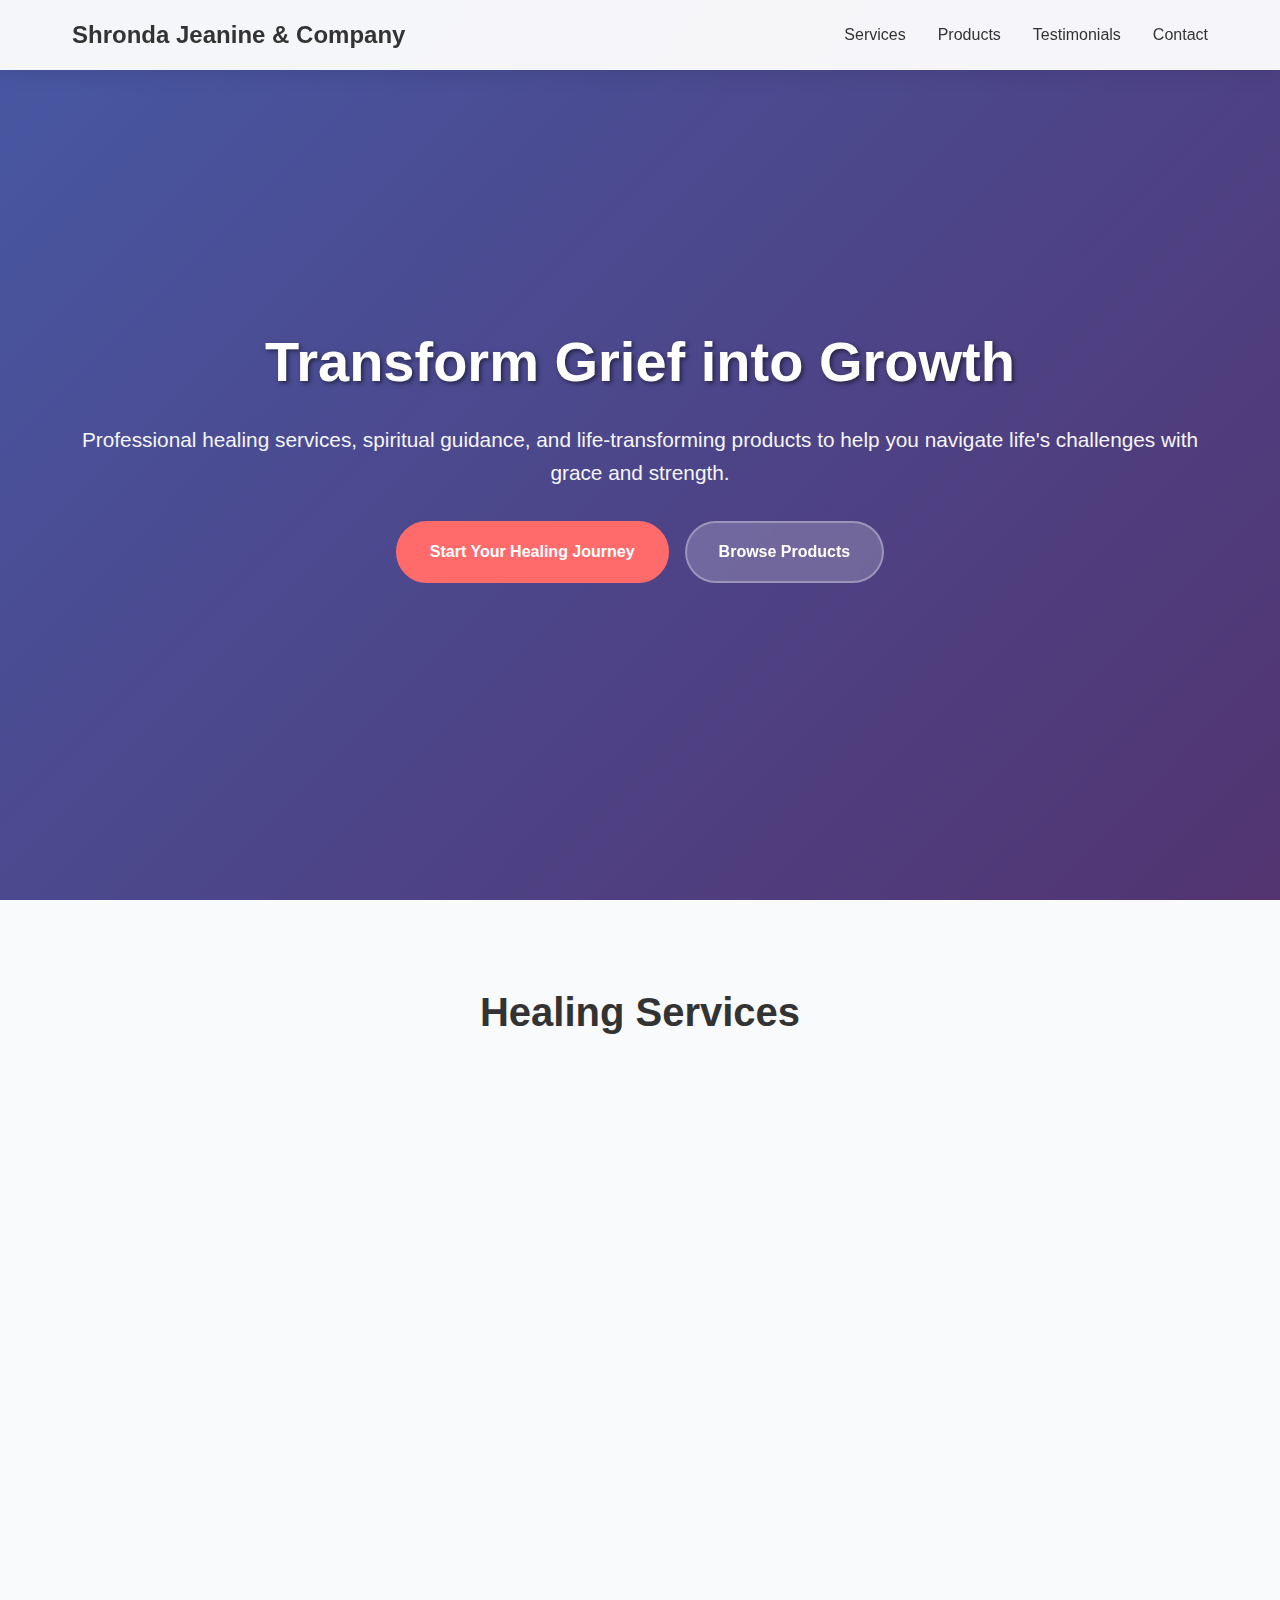
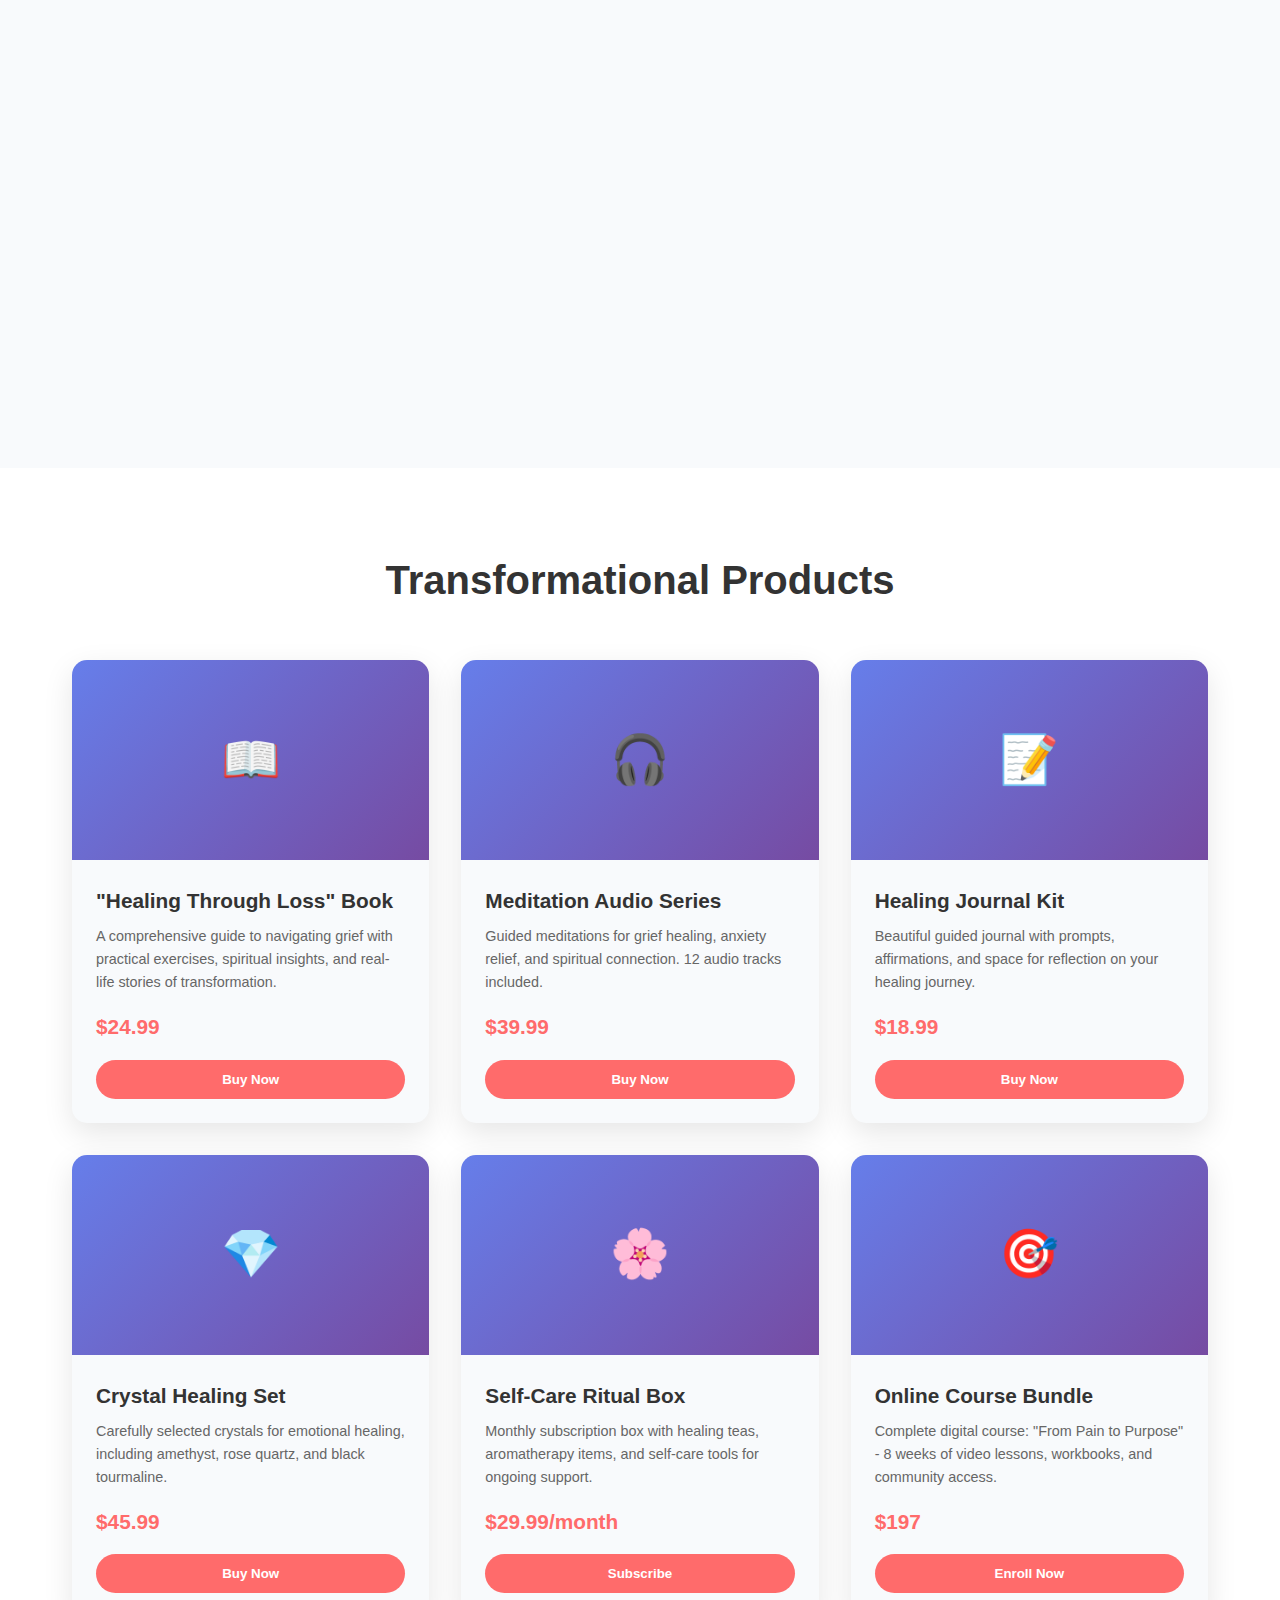
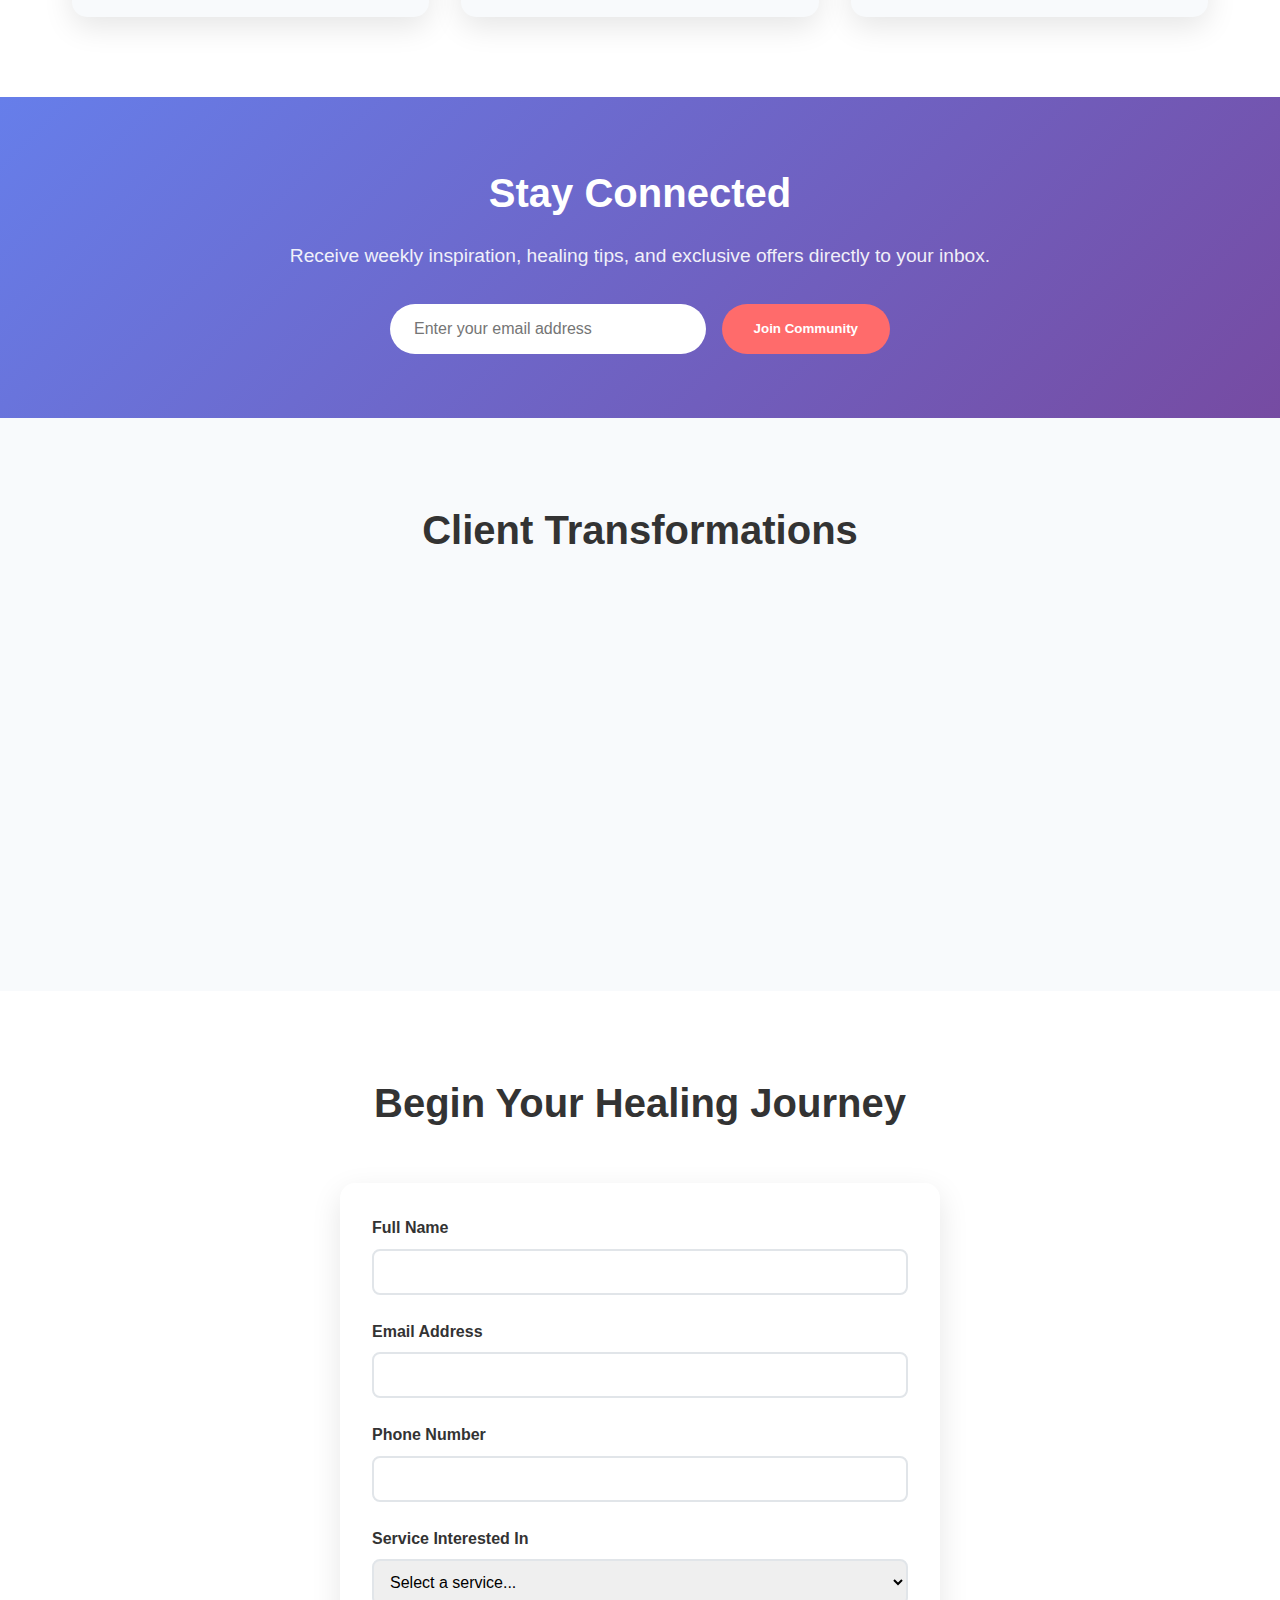
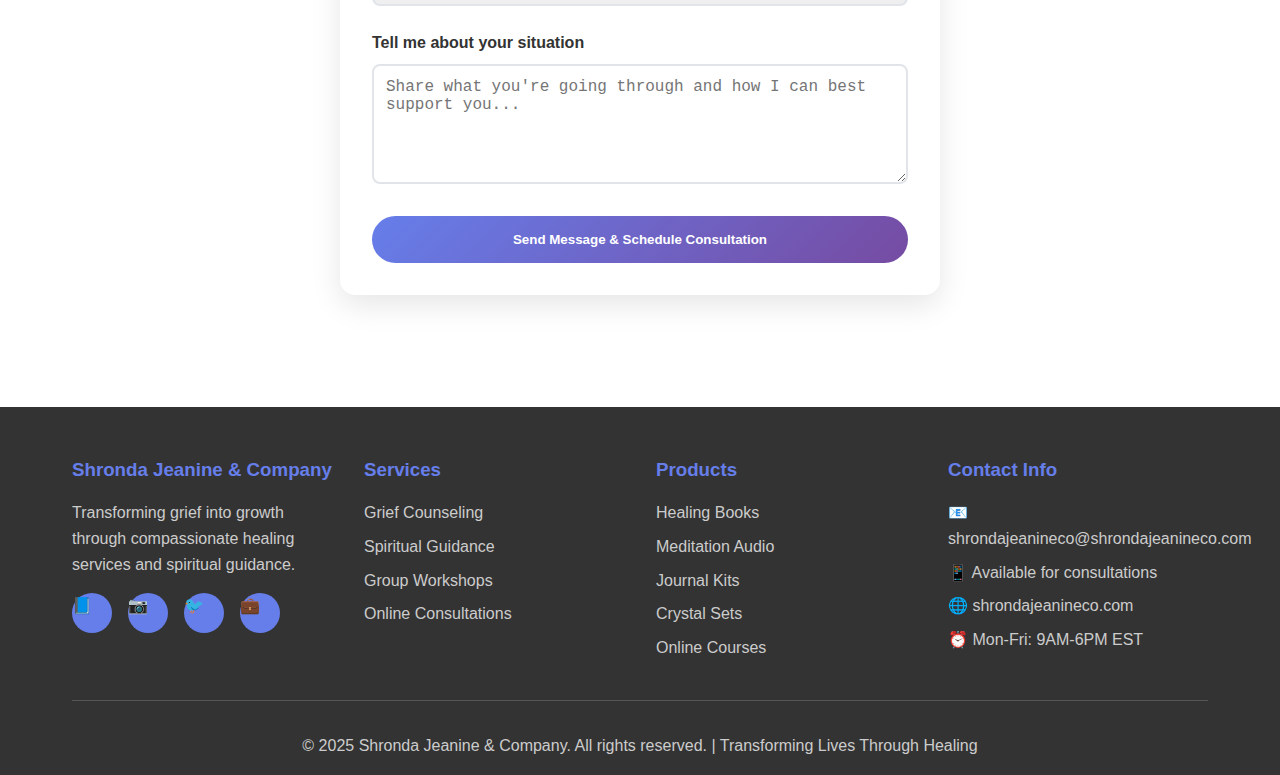
<file: index.html>
<!DOCTYPE html>
<html lang="en">
<head>
    <meta charset="UTF-8">
    <meta name="viewport" content="width=device-width, initial-scale=1.0">
    <title>Shronda Jeanine & Company - Transform Grief into Growth</title>
    <meta name="description" content="Healing services, spiritual guidance, books, and products to help you transform grief into growth. Professional grief counseling and holistic wellness solutions.">
    
    <!-- SEO Meta Tags -->
    <meta property="og:title" content="Shronda Jeanine & Company - Transform Grief into Growth">
    <meta property="og:description" content="Healing services, books, and spiritual guidance">
    <meta property="og:image" content="https://shrondajeanineco.com/assets/images/og-image.jpg">
    <meta name="twitter:card" content="summary_large_image">
    
    <!-- Favicon -->
    <link rel="icon" type="image/x-icon" href="/favicon.ico">
    
    <style>
        * {
            margin: 0;
            padding: 0;
            box-sizing: border-box;
        }

        body {
            font-family: 'Segoe UI', Tahoma, Geneva, Verdana, sans-serif;
            line-height: 1.6;
            color: #333;
            overflow-x: hidden;
        }

        /* Hero Section */
        .hero {
            background: linear-gradient(135deg, #667eea 0%, #764ba2 100%);
            color: white;
            min-height: 100vh;
            display: flex;
            align-items: center;
            position: relative;
            overflow: hidden;
        }

        .hero::before {
            content: '';
            position: absolute;
            top: 0;
            left: 0;
            right: 0;
            bottom: 0;
            background: rgba(0, 0, 0, 0.3);
            z-index: 1;
        }

        .hero-content {
            position: relative;
            z-index: 2;
            max-width: 1200px;
            margin: 0 auto;
            padding: 2rem;
            text-align: center;
            animation: fadeInUp 1s ease-out;
        }

        .hero h1 {
            font-size: 3.5rem;
            margin-bottom: 1rem;
            font-weight: 700;
            text-shadow: 2px 2px 4px rgba(0, 0, 0, 0.5);
        }

        .hero .tagline {
            font-size: 1.3rem;
            margin-bottom: 2rem;
            opacity: 0.95;
        }

        .hero-cta {
            display: flex;
            gap: 1rem;
            justify-content: center;
            flex-wrap: wrap;
            margin-top: 2rem;
        }

        .cta-button {
            background: rgba(255, 255, 255, 0.2);
            backdrop-filter: blur(10px);
            color: white;
            padding: 1rem 2rem;
            border: 2px solid rgba(255, 255, 255, 0.3);
            border-radius: 50px;
            text-decoration: none;
            font-weight: 600;
            transition: all 0.3s ease;
            display: inline-block;
        }

        .cta-button:hover {
            background: rgba(255, 255, 255, 0.3);
            border-color: rgba(255, 255, 255, 0.6);
            transform: translateY(-2px);
            box-shadow: 0 10px 25px rgba(0, 0, 0, 0.2);
        }

        .cta-button.primary {
            background: #ff6b6b;
            border-color: #ff6b6b;
        }

        .cta-button.primary:hover {
            background: #ff5252;
            border-color: #ff5252;
        }

        /* Navigation */
        nav {
            position: fixed;
            top: 0;
            width: 100%;
            background: rgba(255, 255, 255, 0.95);
            backdrop-filter: blur(20px);
            z-index: 1000;
            padding: 1rem 0;
            box-shadow: 0 2px 20px rgba(0, 0, 0, 0.1);
        }

        .nav-container {
            max-width: 1200px;
            margin: 0 auto;
            padding: 0 2rem;
            display: flex;
            justify-content: space-between;
            align-items: center;
        }

        .logo {
            font-size: 1.5rem;
            font-weight: bold;
            color: #333;
            text-decoration: none;
        }

        .nav-links {
            display: flex;
            list-style: none;
            gap: 2rem;
        }

        .nav-links a {
            text-decoration: none;
            color: #333;
            font-weight: 500;
            transition: color 0.3s ease;
        }

        .nav-links a:hover {
            color: #667eea;
        }

        /* Services Section */
        .services {
            padding: 5rem 0;
            background: #f8fafc;
        }

        .container {
            max-width: 1200px;
            margin: 0 auto;
            padding: 0 2rem;
        }

        .section-title {
            text-align: center;
            font-size: 2.5rem;
            margin-bottom: 3rem;
            color: #333;
        }

        .services-grid {
            display: grid;
            grid-template-columns: repeat(auto-fit, minmax(300px, 1fr));
            gap: 2rem;
        }

        .service-card {
            background: white;
            padding: 2rem;
            border-radius: 15px;
            box-shadow: 0 10px 30px rgba(0, 0, 0, 0.1);
            transition: transform 0.3s ease, box-shadow 0.3s ease;
            text-align: center;
        }

        .service-card:hover {
            transform: translateY(-10px);
            box-shadow: 0 20px 40px rgba(0, 0, 0, 0.15);
        }

        .service-icon {
            width: 80px;
            height: 80px;
            margin: 0 auto 1rem;
            background: linear-gradient(135deg, #667eea 0%, #764ba2 100%);
            border-radius: 50%;
            display: flex;
            align-items: center;
            justify-content: center;
            font-size: 2rem;
            color: white;
        }

        .service-card h3 {
            font-size: 1.5rem;
            margin-bottom: 1rem;
            color: #333;
        }

        .service-card p {
            color: #666;
            margin-bottom: 1.5rem;
        }

        .service-price {
            font-size: 1.5rem;
            font-weight: bold;
            color: #ff6b6b;
            margin-bottom: 1rem;
        }

        .book-now-btn {
            background: linear-gradient(135deg, #667eea 0%, #764ba2 100%);
            color: white;
            padding: 0.75rem 1.5rem;
            border: none;
            border-radius: 25px;
            cursor: pointer;
            font-weight: 600;
            transition: all 0.3s ease;
            text-decoration: none;
            display: inline-block;
        }

        .book-now-btn:hover {
            transform: translateY(-2px);
            box-shadow: 0 8px 20px rgba(102, 126, 234, 0.3);
        }

        /* Products Section */
        .products {
            padding: 5rem 0;
            background: white;
        }

        .product-grid {
            display: grid;
            grid-template-columns: repeat(auto-fit, minmax(280px, 1fr));
            gap: 2rem;
        }

        .product-card {
            background: #f8fafc;
            border-radius: 15px;
            overflow: hidden;
            box-shadow: 0 10px 30px rgba(0, 0, 0, 0.1);
            transition: transform 0.3s ease;
        }

        .product-card:hover {
            transform: translateY(-5px);
        }

        .product-image {
            height: 200px;
            background: linear-gradient(135deg, #667eea 0%, #764ba2 100%);
            display: flex;
            align-items: center;
            justify-content: center;
            font-size: 3rem;
            color: white;
        }

        .product-info {
            padding: 1.5rem;
        }

        .product-info h3 {
            font-size: 1.3rem;
            margin-bottom: 0.5rem;
            color: #333;
        }

        .product-info p {
            color: #666;
            margin-bottom: 1rem;
            font-size: 0.9rem;
        }

        .product-price {
            font-size: 1.3rem;
            font-weight: bold;
            color: #ff6b6b;
            margin-bottom: 1rem;
        }

        .buy-now-btn {
            background: #ff6b6b;
            color: white;
            padding: 0.75rem 1.5rem;
            border: none;
            border-radius: 25px;
            cursor: pointer;
            font-weight: 600;
            transition: all 0.3s ease;
            width: 100%;
        }

        .buy-now-btn:hover {
            background: #ff5252;
            transform: translateY(-2px);
        }

        /* Newsletter Section */
        .newsletter {
            background: linear-gradient(135deg, #667eea 0%, #764ba2 100%);
            color: white;
            padding: 4rem 0;
            text-align: center;
        }

        .newsletter h2 {
            font-size: 2.5rem;
            margin-bottom: 1rem;
        }

        .newsletter p {
            font-size: 1.2rem;
            margin-bottom: 2rem;
            opacity: 0.9;
        }

        .newsletter-form {
            display: flex;
            max-width: 500px;
            margin: 0 auto;
            gap: 1rem;
            flex-wrap: wrap;
        }

        .newsletter-input {
            flex: 1;
            padding: 1rem 1.5rem;
            border: none;
            border-radius: 25px;
            font-size: 1rem;
            min-width: 250px;
        }

        .newsletter-btn {
            background: #ff6b6b;
            color: white;
            padding: 1rem 2rem;
            border: none;
            border-radius: 25px;
            cursor: pointer;
            font-weight: 600;
            transition: all 0.3s ease;
        }

        .newsletter-btn:hover {
            background: #ff5252;
            transform: translateY(-2px);
        }

        /* Testimonials */
        .testimonials {
            padding: 5rem 0;
            background: #f8fafc;
        }

        .testimonial-grid {
            display: grid;
            grid-template-columns: repeat(auto-fit, minmax(300px, 1fr));
            gap: 2rem;
        }

        .testimonial-card {
            background: white;
            padding: 2rem;
            border-radius: 15px;
            box-shadow: 0 10px 30px rgba(0, 0, 0, 0.1);
            text-align: center;
        }

        .testimonial-text {
            font-style: italic;
            margin-bottom: 1.5rem;
            color: #666;
            font-size: 1.1rem;
        }

        .testimonial-author {
            font-weight: bold;
            color: #333;
        }

        .stars {
            color: #ffd700;
            font-size: 1.2rem;
            margin-bottom: 1rem;
        }

        /* Footer */
        footer {
            background: #333;
            color: white;
            padding: 3rem 0 1rem;
        }

        .footer-content {
            display: grid;
            grid-template-columns: repeat(auto-fit, minmax(250px, 1fr));
            gap: 2rem;
            margin-bottom: 2rem;
        }

        .footer-section h3 {
            margin-bottom: 1rem;
            color: #667eea;
        }

        .footer-section p, .footer-section a {
            color: #ccc;
            text-decoration: none;
            margin-bottom: 0.5rem;
            display: block;
        }

        .footer-section a:hover {
            color: white;
        }

        .social-links {
            display: flex;
            gap: 1rem;
            margin-top: 1rem;
        }

        .social-link {
            width: 40px;
            height: 40px;
            background: #667eea;
            border-radius: 50%;
            display: flex;
            align-items: center;
            justify-content: center;
            color: white;
            text-decoration: none;
            transition: background 0.3s ease;
        }

        .social-link:hover {
            background: #764ba2;
        }

        .footer-bottom {
            text-align: center;
            padding-top: 2rem;
            border-top: 1px solid #555;
            color: #ccc;
        }

        /* Animations */
        @keyframes fadeInUp {
            from {
                opacity: 0;
                transform: translateY(30px);
            }
            to {
                opacity: 1;
                transform: translateY(0);
            }
        }

        .fade-in-up {
            animation: fadeInUp 0.8s ease-out;
        }

        /* Mobile Responsive */
        @media (max-width: 768px) {
            .hero h1 {
                font-size: 2.5rem;
            }
            
            .hero .tagline {
                font-size: 1.1rem;
            }
            
            .nav-links {
                display: none;
            }
            
            .hero-cta {
                flex-direction: column;
                align-items: center;
            }
            
            .newsletter-form {
                flex-direction: column;
                align-items: center;
            }
            
            .newsletter-input {
                width: 100%;
                max-width: 300px;
            }
            
            .section-title {
                font-size: 2rem;
            }
        }

        /* Loading Animation */
        .loading {
            display: none;
            width: 20px;
            height: 20px;
            border: 2px solid #f3f3f3;
            border-top: 2px solid #667eea;
            border-radius: 50%;
            animation: spin 1s linear infinite;
            margin: 0 auto;
        }

        @keyframes spin {
            0% { transform: rotate(0deg); }
            100% { transform: rotate(360deg); }
        }

        /* Success Message */
        .success-message {
            background: #4caf50;
            color: white;
            padding: 1rem;
            border-radius: 5px;
            margin-top: 1rem;
            display: none;
        }

        /* Contact Form Styles */
        .contact-form {
            max-width: 600px;
            margin: 2rem auto;
            background: white;
            padding: 2rem;
            border-radius: 15px;
            box-shadow: 0 10px 30px rgba(0, 0, 0, 0.1);
        }

        .form-group {
            margin-bottom: 1.5rem;
        }

        .form-group label {
            display: block;
            margin-bottom: 0.5rem;
            font-weight: 600;
            color: #333;
        }

        .form-group input,
        .form-group textarea {
            width: 100%;
            padding: 0.75rem;
            border: 2px solid #e1e5e9;
            border-radius: 8px;
            font-size: 1rem;
            transition: border-color 0.3s ease;
        }

        .form-group input:focus,
        .form-group textarea:focus {
            outline: none;
            border-color: #667eea;
        }

        .form-group textarea {
            height: 120px;
            resize: vertical;
        }
    </style>
</head>
<body>
    <!-- Navigation -->
    <nav>
        <div class="nav-container">
            <a href="#" class="logo">Shronda Jeanine & Company</a>
            <ul class="nav-links">
                <li><a href="#services">Services</a></li>
                <li><a href="#products">Products</a></li>
                <li><a href="#testimonials">Testimonials</a></li>
                <li><a href="#contact">Contact</a></li>
            </ul>
        </div>
    </nav>

    <!-- Hero Section -->
    <section class="hero">
        <div class="hero-content">
            <h1>Transform Grief into Growth</h1>
            <p class="tagline">Professional healing services, spiritual guidance, and life-transforming products to help you navigate life's challenges with grace and strength.</p>
            <div class="hero-cta">
                <a href="#services" class="cta-button primary">Start Your Healing Journey</a>
                <a href="#products" class="cta-button">Browse Products</a>
            </div>
        </div>
    </section>

    <!-- Services Section -->
    <section class="services" id="services">
        <div class="container">
            <h2 class="section-title">Healing Services</h2>
            <div class="services-grid">
                <div class="service-card fade-in-up">
                    <div class="service-icon">💝</div>
                    <h3>Grief Counseling</h3>
                    <p>Professional one-on-one sessions to help you process loss and find meaning in your journey. Compassionate support tailored to your unique experience.</p>
                    <div class="service-price">$120/session</div>
                    <a href="#contact" class="book-now-btn">Book Session</a>
                </div>
                
                <div class="service-card fade-in-up">
                    <div class="service-icon">🌿</div>
                    <h3>Spiritual Guidance</h3>
                    <p>Connect with your inner wisdom and divine purpose through personalized spiritual mentoring and energy healing practices.</p>
                    <div class="service-price">$95/session</div>
                    <a href="#contact" class="book-now-btn">Book Session</a>
                </div>
                
                <div class="service-card fade-in-up">
                    <div class="service-icon">👥</div>
                    <h3>Group Workshops</h3>
                    <p>Join a supportive community in healing circles, workshops, and transformational group experiences.</p>
                    <div class="service-price">$45/person</div>
                    <a href="#contact" class="book-now-btn">Join Workshop</a>
                </div>
                
                <div class="service-card fade-in-up">
                    <div class="service-icon">💻</div>
                    <h3>Online Consultations</h3>
                    <p>Remote healing sessions via video call, perfect for those who prefer the comfort of their own space.</p>
                    <div class="service-price">$85/session</div>
                    <a href="#contact" class="book-now-btn">Schedule Online</a>
                </div>
            </div>
        </div>
    </section>

    <!-- Products Section -->
    <section class="products" id="products">
        <div class="container">
            <h2 class="section-title">Transformational Products</h2>
            <div class="product-grid">
                <div class="product-card">
                    <div class="product-image">📖</div>
                    <div class="product-info">
                        <h3>"Healing Through Loss" Book</h3>
                        <p>A comprehensive guide to navigating grief with practical exercises, spiritual insights, and real-life stories of transformation.</p>
                        <div class="product-price">$24.99</div>
                        <button class="buy-now-btn" onclick="purchaseProduct('book')">Buy Now</button>
                    </div>
                </div>
                
                <div class="product-card">
                    <div class="product-image">🎧</div>
                    <div class="product-info">
                        <h3>Meditation Audio Series</h3>
                        <p>Guided meditations for grief healing, anxiety relief, and spiritual connection. 12 audio tracks included.</p>
                        <div class="product-price">$39.99</div>
                        <button class="buy-now-btn" onclick="purchaseProduct('audio')">Buy Now</button>
                    </div>
                </div>
                
                <div class="product-card">
                    <div class="product-image">📝</div>
                    <div class="product-info">
                        <h3>Healing Journal Kit</h3>
                        <p>Beautiful guided journal with prompts, affirmations, and space for reflection on your healing journey.</p>
                        <div class="product-price">$18.99</div>
                        <button class="buy-now-btn" onclick="purchaseProduct('journal')">Buy Now</button>
                    </div>
                </div>
                
                <div class="product-card">
                    <div class="product-image">💎</div>
                    <div class="product-info">
                        <h3>Crystal Healing Set</h3>
                        <p>Carefully selected crystals for emotional healing, including amethyst, rose quartz, and black tourmaline.</p>
                        <div class="product-price">$45.99</div>
                        <button class="buy-now-btn" onclick="purchaseProduct('crystals')">Buy Now</button>
                    </div>
                </div>
                
                <div class="product-card">
                    <div class="product-image">🌸</div>
                    <div class="product-info">
                        <h3>Self-Care Ritual Box</h3>
                        <p>Monthly subscription box with healing teas, aromatherapy items, and self-care tools for ongoing support.</p>
                        <div class="product-price">$29.99/month</div>
                        <button class="buy-now-btn" onclick="purchaseProduct('subscription')">Subscribe</button>
                    </div>
                </div>
                
                <div class="product-card">
                    <div class="product-image">🎯</div>
                    <div class="product-info">
                        <h3>Online Course Bundle</h3>
                        <p>Complete digital course: "From Pain to Purpose" - 8 weeks of video lessons, workbooks, and community access.</p>
                        <div class="product-price">$197</div>
                        <button class="buy-now-btn" onclick="purchaseProduct('course')">Enroll Now</button>
                    </div>
                </div>
            </div>
        </div>
    </section>

    <!-- Newsletter Section -->
    <section class="newsletter">
        <div class="container">
            <h2>Stay Connected</h2>
            <p>Receive weekly inspiration, healing tips, and exclusive offers directly to your inbox.</p>
            <form class="newsletter-form" id="newsletterForm">
                <input type="email" class="newsletter-input" placeholder="Enter your email address" required>
                <button type="submit" class="newsletter-btn">Join Community</button>
            </form>
            <div class="loading" id="newsletterLoading"></div>
            <div class="success-message" id="newsletterSuccess">Thank you! Welcome to our healing community.</div>
        </div>
    </section>

    <!-- Testimonials Section -->
    <section class="testimonials" id="testimonials">
        <div class="container">
            <h2 class="section-title">Client Transformations</h2>
            <div class="testimonial-grid">
                <div class="testimonial-card fade-in-up">
                    <div class="stars">⭐⭐⭐⭐⭐</div>
                    <p class="testimonial-text">"Shronda's guidance helped me find peace after losing my husband. Her compassionate approach and spiritual wisdom gave me hope when I felt lost."</p>
                    <p class="testimonial-author">- Sarah M.</p>
                </div>
                
                <div class="testimonial-card fade-in-up">
                    <div class="stars">⭐⭐⭐⭐⭐</div>
                    <p class="testimonial-text">"The healing journal and meditation series transformed my daily practice. I finally feel like I'm moving forward instead of staying stuck in grief."</p>
                    <p class="testimonial-author">- Michael R.</p>
                </div>
                
                <div class="testimonial-card fade-in-up">
                    <div class="stars">⭐⭐⭐⭐⭐</div>
                    <p class="testimonial-text">"Working with Shronda was life-changing. She helped me see that my pain could become my purpose. Forever grateful for her support."</p>
                    <p class="testimonial-author">- Jennifer L.</p>
                </div>
            </div>
        </div>
    </section>

    <!-- Contact Section -->
    <section class="contact" id="contact" style="padding: 5rem 0; background: white;">
        <div class="container">
            <h2 class="section-title">Begin Your Healing Journey</h2>
            <form class="contact-form" id="contactForm">
                <div class="form-group">
                    <label for="name">Full Name</label>
                    <input type="text" id="name" name="name" required>
                </div>
                
                <div class="form-group">
                    <label for="email">Email Address</label>
                    <input type="email" id="email" name="email" required>
                </div>
                
                <div class="form-group">
                    <label for="phone">Phone Number</label>
                    <input type="tel" id="phone" name="phone">
                </div>
                
                <div class="form-group">
                    <label for="service">Service Interested In</label>
                    <select id="service" name="service" style="width: 100%; padding: 0.75rem; border: 2px solid #e1e5e9; border-radius: 8px; font-size: 1rem;">
                        <option value="">Select a service...</option>
                        <option value="grief-counseling">Grief Counseling</option>
                        <option value="spiritual-guidance">Spiritual Guidance</option>
                        <option value="group-workshop">Group Workshop</option>
                        <option value="online-consultation">Online Consultation</option>
                    </select>
                </div>
                
                <div class="form-group">
                    <label for="message">Tell me about your situation</label>
                    <textarea id="message" name="message" placeholder="Share what you're going through and how I can best support you..." required></textarea>
                </div>
                
                <button type="submit" class="book-now-btn" style="width: 100%; padding: 1rem;">Send Message & Schedule Consultation</button>
            </form>
            <div class="loading" id="contactLoading"></div>
            <div class="success-message" id="contactSuccess">Thank you! I'll contact you within 24 hours to schedule your consultation.</div>
        </div>
    </section>

    <!-- Footer -->
    <footer>
        <div class="container">
            <div class="footer-content">
                <div class="footer-section">
                    <h3>Shronda Jeanine & Company</h3>
                    <p>Transforming grief into growth through compassionate healing services and spiritual guidance.</p>
                    <div class="social-links">
                        <a href="#" class="social-link">📘</a>
                        <a href="#" class="social-link">📷</a>
                        <a href="#" class="social-link">🐦</a>
                        <a href="#" class="social-link">💼</a>
                    </div>
                </div>
                
                <div class="footer-section">
                    <h3>Services</h3>
                    <a href="#services">Grief Counseling</a>
                    <a href="#services">Spiritual Guidance</a>
                    <a href="#services">Group Workshops</a>
                    <a href="#services">Online Consultations</a>
                </div>
                
                <div class="footer-section">
                    <h3>Products</h3>
                    <a href="#products">Healing Books</a>
                    <a href="#products">Meditation Audio</a>
                    <a href="#products">Journal Kits</a>
                    <a href="#products">Crystal Sets</a>
                    <a href="#products">Online Courses</a>
                </div>
                
                <div class="footer-section">
                    <h3>Contact Info</h3>
                    <p>📧 shrondajeanineco@shrondajeanineco.com</p>
                    <p>📱 Available for consultations</p>
                    <p>🌐 shrondajeanineco.com</p>
                    <p>⏰ Mon-Fri: 9AM-6PM EST</p>
                </div>
            </div>
            
            <div class="footer-bottom">
                <p>&copy; 2025 Shronda Jeanine & Company. All rights reserved. | Transforming Lives Through Healing</p>
            </div>
        </div>
    </footer>

    <script>
        // Smooth scrolling for navigation links
        document.querySelectorAll('a[href^="#"]').forEach(anchor => {
            anchor.addEventListener('click', function (e) {
                e.preventDefault();
                const target = document.querySelector(this.getAttribute('href'));
                if (target) {
                    target.scrollIntoView({
                        behavior: 'smooth',
                        block: 'start'
                    });
                }
            });
        });

        // Product purchase functionality
        function purchaseProduct(productType) {
            const products = {
                'book': {
                    name: 'Healing Through Loss Book',
                    price: 24.99,
                    id: 'book_001'
                },
                'audio': {
                    name: 'Meditation Audio Series',
                    price: 39.99,
                    id: 'audio_001'
                },
                'journal': {
                    name: 'Healing Journal Kit',
                    price: 18.99,
                    id: 'journal_001'
                },
                'crystals': {
                    name: 'Crystal Healing Set',
                    price: 45.99,
                    id: 'crystal_001'
                },
                'subscription': {
                    name: 'Self-Care Ritual Box',
                    price: 29.99,
                    id: 'subscription_001'
                },
                'course': {
                    name: 'From Pain to Purpose Course',
                    price: 197.00,
                    id: 'course_001'
                }
            };

            const product = products[productType];
            
            // For now, show an alert (you'll replace this with actual payment processing)
            alert(`Redirecting to secure checkout for ${product.name} - ${product.price}`);
            
            // Track the purchase intent
            console.log('Purchase Intent:', {
                product: product.name,
                price: product.price,
                timestamp: new Date(),
                productId: product.id
            });

            // Here you would integrate with payment processors:
            // PayPal, Stripe, Square, etc.
            // Example PayPal integration would go here
        }

        // Newsletter signup
        document.getElementById('newsletterForm').addEventListener('submit', function(e) {
            e.preventDefault();
            
            const loading = document.getElementById('newsletterLoading');
            const success = document.getElementById('newsletterSuccess');
            const email = this.querySelector('input[type="email"]').value;
            
            // Show loading
            loading.style.display = 'block';
            
            // Simulate API call
            setTimeout(() => {
                loading.style.display = 'none';
                success.style.display = 'block';
                
                // Reset form
                this.reset();
                
                // Track newsletter signup
                console.log('Newsletter Signup:', {
                    email: email,
                    timestamp: new Date(),
                    source: 'website'
                });
                
                // Hide success message after 5 seconds
                setTimeout(() => {
                    success.style.display = 'none';
                }, 5000);
                
            }, 2000);
        });

        // Contact form submission
        document.getElementById('contactForm').addEventListener('submit', function(e) {
            e.preventDefault();
            
            const loading = document.getElementById('contactLoading');
            const success = document.getElementById('contactSuccess');
            const formData = new FormData(this);
            
            // Show loading
            loading.style.display = 'block';
            
            // Simulate API call
            setTimeout(() => {
                loading.style.display = 'none';
                success.style.display = 'block';
                
                // Track contact form submission
                console.log('Contact Form Submission:', {
                    name: formData.get('name'),
                    email: formData.get('email'),
                    service: formData.get('service'),
                    timestamp: new Date()
                });
                
                // Reset form
                this.reset();
                
                // Hide success message after 5 seconds
                setTimeout(() => {
                    success.style.display = 'none';
                }, 8000);
                
            }, 2000);
        });

        // Animate elements on scroll
        function animateOnScroll() {
            const elements = document.querySelectorAll('.fade-in-up');
            
            elements.forEach(element => {
                const elementTop = element.getBoundingClientRect().top;
                const elementVisible = 150;
                
                if (elementTop < window.innerHeight - elementVisible) {
                    element.style.opacity = '1';
                    element.style.transform = 'translateY(0)';
                }
            });
        }

        // Initialize fade-in elements
        document.querySelectorAll('.fade-in-up').forEach(element => {
            element.style.opacity = '0';
            element.style.transform = 'translateY(30px)';
            element.style.transition = 'all 0.6s ease-out';
        });

        // Listen for scroll events
        window.addEventListener('scroll', animateOnScroll);
        
        // Run animation check on load
        animateOnScroll();

        // Add navbar background on scroll
        window.addEventListener('scroll', function() {
            const nav = document.querySelector('nav');
            if (window.scrollY > 100) {
                nav.style.background = 'rgba(255, 255, 255, 0.98)';
                nav.style.boxShadow = '0 2px 20px rgba(0, 0, 0, 0.15)';
            } else {
                nav.style.background = 'rgba(255, 255, 255, 0.95)';
                nav.style.boxShadow = '0 2px 20px rgba(0, 0, 0, 0.1)';
            }
        });

        // Mobile menu toggle (if you want to add a mobile hamburger menu)
        function toggleMobileMenu() {
            const navLinks = document.querySelector('.nav-links');
            navLinks.classList.toggle('mobile-active');
        }

        // Add click tracking for analytics
        document.addEventListener('click', function(e) {
            // Track CTA clicks
            if (e.target.classList.contains('cta-button')) {
                console.log('CTA Click:', {
                    button: e.target.textContent,
                    timestamp: new Date(),
                    href: e.target.href
                });
            }
            
            // Track service bookings
            if (e.target.classList.contains('book-now-btn')) {
                console.log('Service Booking Click:', {
                    service: e.target.closest('.service-card')?.querySelector('h3')?.textContent,
                    timestamp: new Date()
                });
            }
        });

        // Auto-scroll testimonials (optional enhancement)
        let currentTestimonial = 0;
        const testimonials = document.querySelectorAll('.testimonial-card');
        
        function highlightTestimonial() {
            testimonials.forEach((card, index) => {
                if (index === currentTestimonial) {
                    card.style.transform = 'scale(1.05)';
                    card.style.boxShadow = '0 15px 40px rgba(102, 126, 234, 0.2)';
                } else {
                    card.style.transform = 'scale(1)';
                    card.style.boxShadow = '0 10px 30px rgba(0, 0, 0, 0.1)';
                }
            });
            
            currentTestimonial = (currentTestimonial + 1) % testimonials.length;
        }

        // Highlight testimonials every 3 seconds
        setInterval(highlightTestimonial, 3000);

        // Performance optimization - lazy loading
        const lazyImages = document.querySelectorAll('img[data-src]');
        
        const imageObserver = new IntersectionObserver((entries, observer) => {
            entries.forEach(entry => {
                if (entry.isIntersecting) {
                    const img = entry.target;
                    img.src = img.dataset.src;
                    img.classList.remove('lazy');
                    imageObserver.unobserve(img);
                }
            });
        });

        lazyImages.forEach(img => imageObserver.observe(img));

        // Add to calendar functionality for bookings
        function addToCalendar(service, date, time) {
            const startDate = new Date(`${date} ${time}`);
            const endDate = new Date(startDate.getTime() + (60 * 60 * 1000)); // 1 hour session
            
            const calendarUrl = `https://calendar.google.com/calendar/render?action=TEMPLATE&text=${encodeURIComponent(service + ' Session')}&dates=${startDate.toISOString().replace(/[-:]/g, '').split('.')[0]}Z/${endDate.toISOString().replace(/[-:]/g, '').split('.')[0]}Z&details=${encodeURIComponent('Healing session with Shronda Jeanine & Company')}&location=Online/In-Person`;
            
            window.open(calendarUrl, '_blank');
        }

        // SEO and Analytics tracking
        function trackPageView() {
            console.log('Page View:', {
                url: window.location.href,
                timestamp: new Date(),
                referrer: document.referrer,
                userAgent: navigator.userAgent
            });
        }

        // Track page view on load
        trackPageView();

        // Track scroll depth for analytics
        let maxScroll = 0;
        window.addEventListener('scroll', function() {
            const scrollPercent = Math.round((window.scrollY / (document.body.scrollHeight - window.innerHeight)) * 100);
            if (scrollPercent > maxScroll) {
                maxScroll = scrollPercent;
                
                // Track milestone scroll depths
                if (scrollPercent >= 25 && scrollPercent < 50) {
                    console.log('Scroll Milestone: 25%');
                } else if (scrollPercent >= 50 && scrollPercent < 75) {
                    console.log('Scroll Milestone: 50%');
                } else if (scrollPercent >= 75 && scrollPercent < 90) {
                    console.log('Scroll Milestone: 75%');
                } else if (scrollPercent >= 90) {
                    console.log('Scroll Milestone: 90%');
                }
            }
        });

        // Loading screen (optional)
        window.addEventListener('load', function() {
            document.body.classList.add('loaded');
        });

        console.log('🌟 Shronda Jeanine & Company website loaded successfully!');
        console.log('💝 Ready to transform grief into growth!');
    </script>
</body>
</html>
</file>
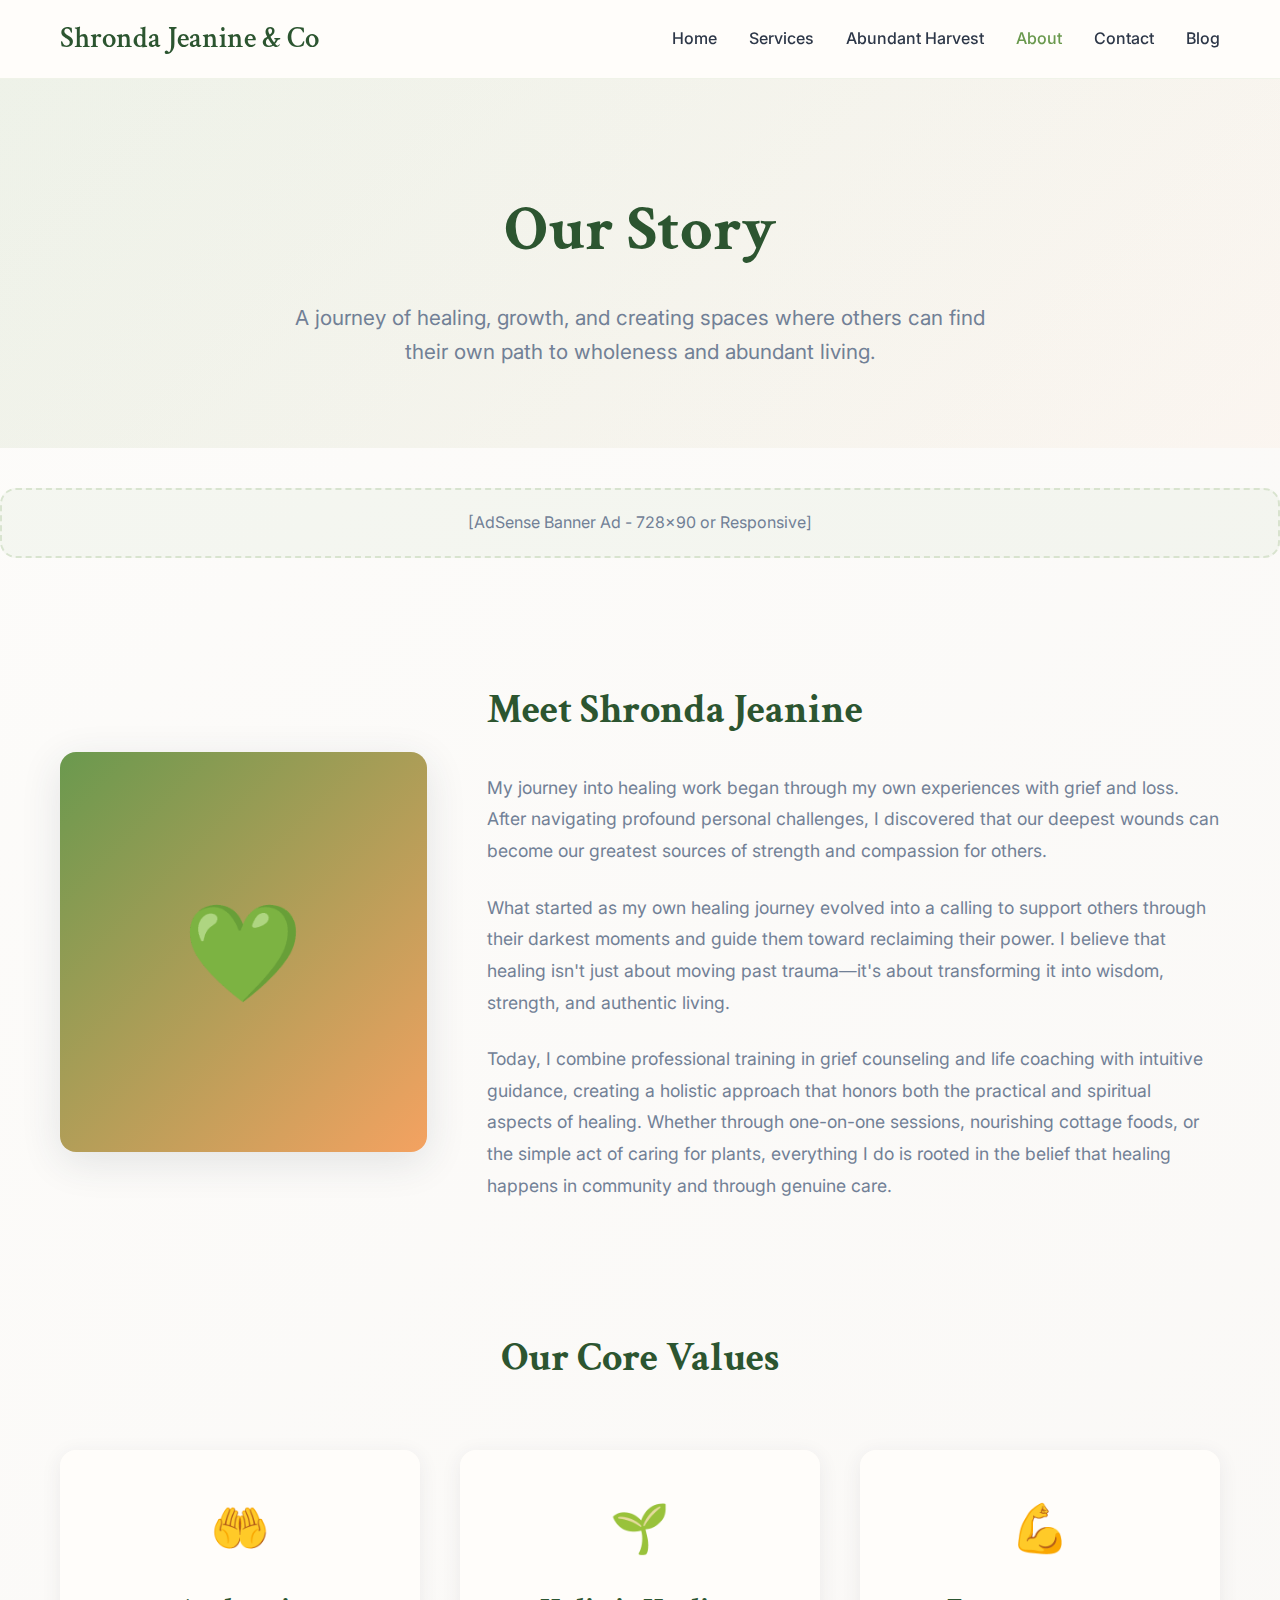
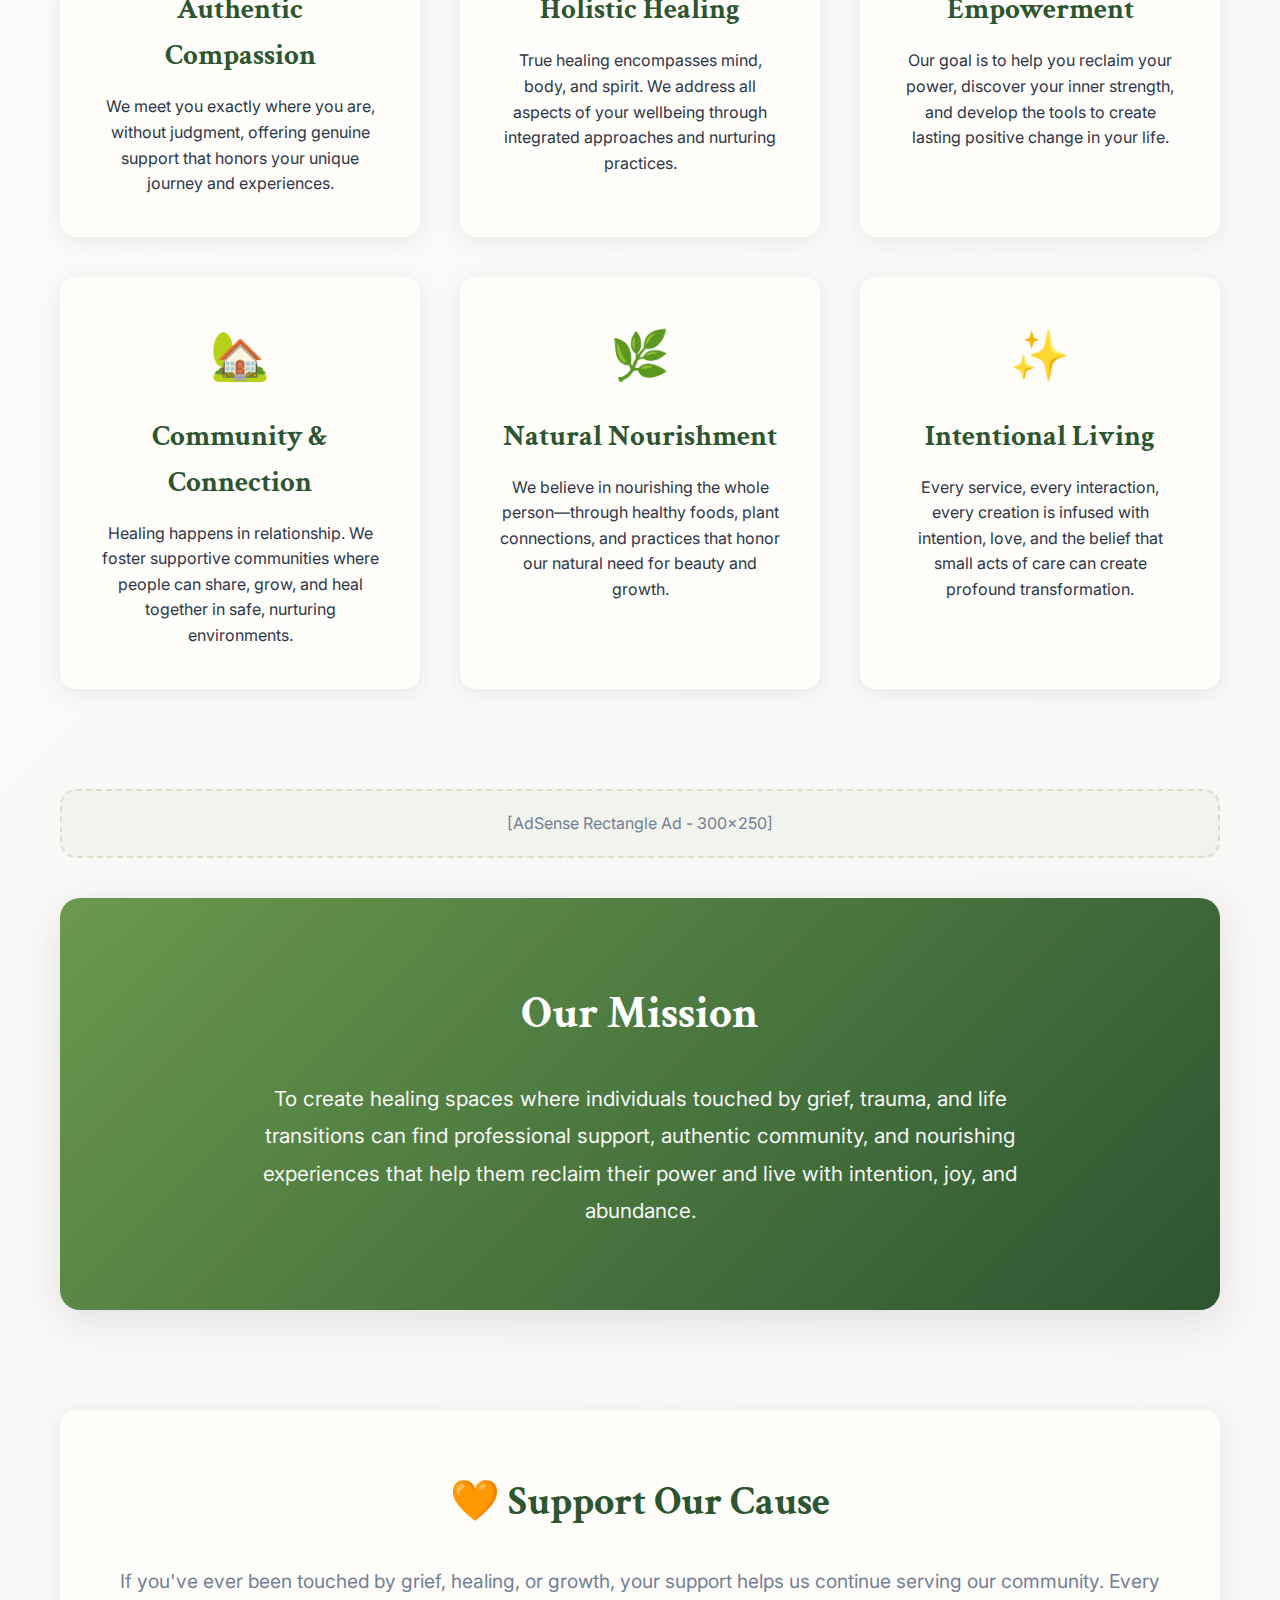
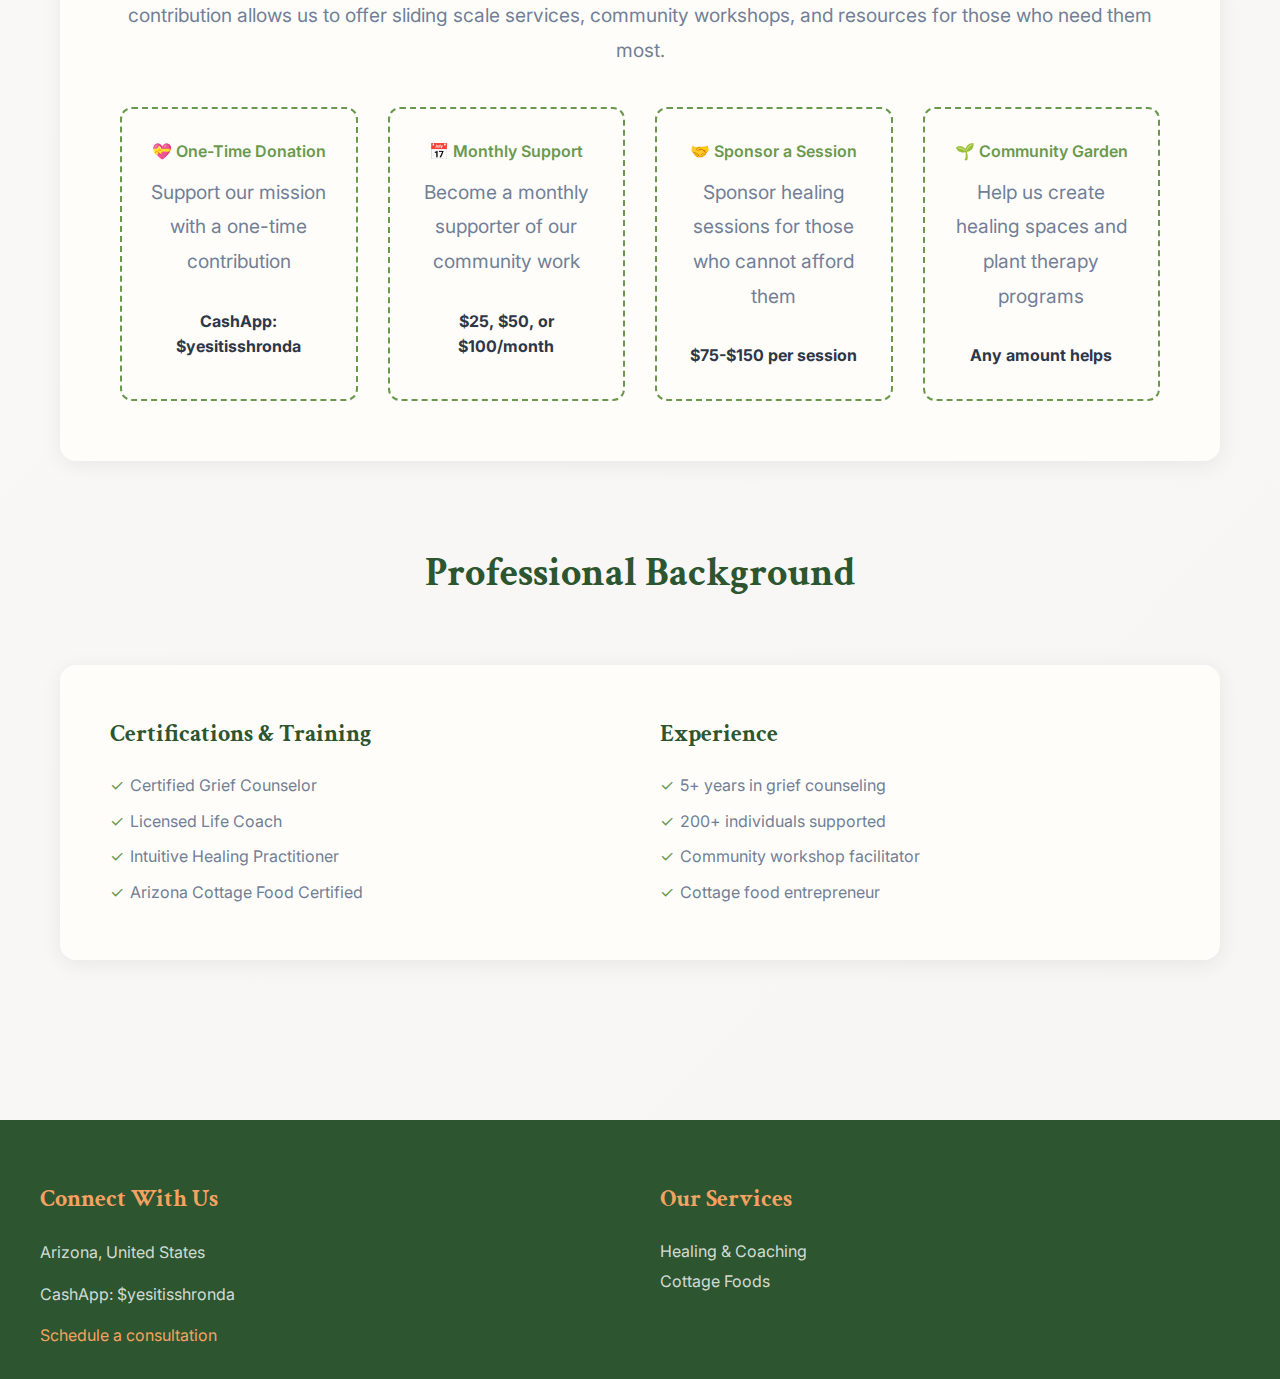
<file: about us .html>
<!DOCTYPE html>
<html lang="en">
<head>
    <meta charset="UTF-8">
    <meta name="viewport" content="width=device-width, initial-scale=1.0">
    <meta name="description" content="Meet Shronda Jeanine - Professional healer, coach, and cottage food artisan in Arizona. Learn about our mission to support healing, growth, and nourishing community connections.">
    <meta name="keywords" content="Shronda Jeanine biography, healing professional Arizona, personal development coach, cottage food entrepreneur, grief counselor">
    <title>About Us - Our Story & Mission | Shronda Jeanine & Company</title>
    
    <link href="https://fonts.googleapis.com/css2?family=Inter:wght@300;400;500;600;700&family=Crimson+Text:ital,wght@0,400;0,600;1,400&display=swap" rel="stylesheet">
    
    <style>
        :root {
            --primary-color: #2c5530;
            --secondary-color: #d4704a;
            --accent-color: #f4a261;
            --healing-color: #6a994e;
            --text-dark: #2d3748;
            --text-light: #718096;
            --bg-primary: #fdfcfa;
            --bg-secondary: #f7f5f3;
            --card-bg: rgba(255, 253, 250, 0.95);
            --shadow-soft: 0 4px 20px rgba(45, 55, 72, 0.08);
            --shadow-lifted: 0 10px 40px rgba(45, 55, 72, 0.12);
            --border-radius: 16px;
            --transition: all 0.3s cubic-bezier(0.4, 0, 0.2, 1);
        }

        * { margin: 0; padding: 0; box-sizing: border-box; }

        body {
            font-family: 'Inter', sans-serif;
            line-height: 1.6;
            color: var(--text-dark);
            background: linear-gradient(135deg, var(--bg-primary) 0%, var(--bg-secondary) 100%);
        }

        /* Navigation */
        .navbar {
            background: rgba(255, 253, 250, 0.95);
            backdrop-filter: blur(10px);
            padding: 1rem 0;
            position: sticky;
            top: 0;
            z-index: 1000;
            border-bottom: 1px solid rgba(106, 153, 78, 0.1);
        }

        .nav-container {
            max-width: 1200px;
            margin: 0 auto;
            display: flex;
            justify-content: space-between;
            align-items: center;
            padding: 0 20px;
        }

        .logo {
            font-family: 'Crimson Text', serif;
            font-size: 1.8rem;
            font-weight: 600;
            color: var(--primary-color);
            text-decoration: none;
        }

        .nav-menu {
            display: flex;
            list-style: none;
            gap: 2rem;
        }

        .nav-menu a {
            color: var(--text-dark);
            text-decoration: none;
            font-weight: 500;
            transition: var(--transition);
        }

        .nav-menu a:hover, .nav-menu a.active {
            color: var(--healing-color);
        }

        /* Hero Section */
        .hero {
            background: linear-gradient(135deg, rgba(106, 153, 78, 0.1), rgba(244, 162, 97, 0.05));
            padding: 100px 20px 80px;
            text-align: center;
        }

        .hero h1 {
            font-family: 'Crimson Text', serif;
            font-size: clamp(2.5rem, 6vw, 4rem);
            color: var(--primary-color);
            margin-bottom: 20px;
        }

        .hero .subtitle {
            font-size: 1.3rem;
            color: var(--text-light);
            max-width: 700px;
            margin: 0 auto;
        }

        /* Container */
        .container {
            max-width: 1200px;
            margin: 0 auto;
            padding: 80px 20px;
        }

        /* Story Section */
        .story-section {
            display: grid;
            grid-template-columns: 1fr 2fr;
            gap: 60px;
            align-items: center;
            margin-bottom: 100px;
        }

        .story-image {
            background: linear-gradient(135deg, var(--healing-color), var(--accent-color));
            border-radius: var(--border-radius);
            height: 400px;
            display: flex;
            align-items: center;
            justify-content: center;
            font-size: 6rem;
            color: white;
            box-shadow: var(--shadow-lifted);
        }

        .story-content h2 {
            font-family: 'Crimson Text', serif;
            font-size: 2.5rem;
            color: var(--primary-color);
            margin-bottom: 30px;
        }

        .story-content p {
            font-size: 1.1rem;
            color: var(--text-light);
            margin-bottom: 25px;
            line-height: 1.8;
        }

        /* Values Section */
        .values-section {
            margin-bottom: 100px;
        }

        .section-title {
            font-family: 'Crimson Text', serif;
            font-size: 2.5rem;
            color: var(--primary-color);
            text-align: center;
            margin-bottom: 60px;
        }

        .values-grid {
            display: grid;
            grid-template-columns: repeat(auto-fit, minmax(300px, 1fr));
            gap: 40px;
        }

        .value-card {
            background: var(--card-bg);
            padding: 40px;
            border-radius: var(--border-radius);
            box-shadow: var(--shadow-soft);
            text-align: center;
            transition: var(--transition);
        }

        .value-card:hover {
            transform: translateY(-8px);
            box-shadow: var(--shadow-lifted);
        }

        .value-icon {
            font-size: 3rem;
            margin-bottom: 20px;
            display: block;
        }

        .value-card h3 {
            font-family: 'Crimson Text', serif;
            font-size: 1.8rem;
            color: var(--primary-color);
            margin-bottom: 15px;
        }

        /* Mission Statement */
        .mission-section {
            background: linear-gradient(135deg, var(--healing-color), var(--primary-color));
            color: white;
            padding: 80px 40px;
            border-radius: 20px;
            text-align: center;
            margin-bottom: 100px;
            box-shadow: var(--shadow-lifted);
        }

        .mission-section h2 {
            font-family: 'Crimson Text', serif;
            font-size: 2.8rem;
            margin-bottom: 30px;
        }

        .mission-section p {
            font-size: 1.3rem;
            line-height: 1.8;
            max-width: 800px;
            margin: 0 auto;
            opacity: 0.95;
        }

        /* Support Section */
        .support-section {
            background: var(--card-bg);
            padding: 60px;
            border-radius: var(--border-radius);
            box-shadow: var(--shadow-soft);
            text-align: center;
            margin-bottom: 80px;
        }

        .support-section h2 {
            font-family: 'Crimson Text', serif;
            font-size: 2.5rem;
            color: var(--primary-color);
            margin-bottom: 30px;
        }

        .support-section p {
            font-size: 1.2rem;
            color: var(--text-light);
            margin-bottom: 30px;
            line-height: 1.8;
        }

        .support-options {
            display: grid;
            grid-template-columns: repeat(auto-fit, minmax(200px, 1fr));
            gap: 30px;
            margin-top: 40px;
        }

        .support-option {
            padding: 30px 20px;
            border: 2px dashed var(--healing-color);
            border-radius: 12px;
            transition: var(--transition);
        }

        .support-option:hover {
            background: rgba(106, 153, 78, 0.05);
        }

        .support-option h4 {
            color: var(--healing-color);
            margin-bottom: 10px;
            font-weight: 600;
        }

        /* Ad Banner */
        .ad-banner {
            background: rgba(106, 153, 78, 0.05);
            border: 2px dashed rgba(106, 153, 78, 0.2);
            padding: 20px;
            text-align: center;
            margin: 40px 0;
            border-radius: var(--border-radius);
            color: var(--text-light);
        }

        /* Footer */
        .footer {
            background: var(--primary-color);
            color: white;
            padding: 60px 20px 30px;
            margin-top: 80px;
        }

        .footer-content {
            max-width: 1200px;
            margin: 0 auto;
            display: grid;
            grid-template-columns: repeat(auto-fit, minmax(250px, 1fr));
            gap: 40px;
        }

        /* Mobile Responsive */
        @media (max-width: 768px) {
            .story-section {
                grid-template-columns: 1fr;
                gap: 40px;
            }

            .story-image {
                height: 250px;
                order: -1;
            }

            .container {
                padding: 60px 20px;
            }

            .mission-section {
                padding: 60px 30px;
            }

            .support-section {
                padding: 40px 30px;
            }
        }
    </style>
</head>
<body>
    <!-- Navigation -->
    <nav class="navbar">
        <div class="nav-container">
            <a href="/" class="logo">Shronda Jeanine & Co</a>
            <ul class="nav-menu">
                <li><a href="/">Home</a></li>
                <li><a href="/services.html">Services</a></li>
                <li><a href="/abundant-harvest.html">Abundant Harvest</a></li>
                <li><a href="/about.html" class="active">About</a></li>
                <li><a href="/contact.html">Contact</a></li>
                <li><a href="/blog.html">Blog</a></li>
            </ul>
        </div>
    </nav>

    <!-- Hero Section -->
    <section class="hero">
        <h1>Our Story</h1>
        <p class="subtitle">A journey of healing, growth, and creating spaces where others can find their own path to wholeness and abundant living.</p>
    </section>

    <!-- AdSense Banner -->
    <div class="ad-banner">
        [AdSense Banner Ad - 728x90 or Responsive]
    </div>

    <!-- Main Content -->
    <main class="container">
        <!-- Story Section -->
        <section class="story-section">
            <div class="story-image">
                💚
            </div>
            <div class="story-content">
                <h2>Meet Shronda Jeanine</h2>
                <p>
                    My journey into healing work began through my own experiences with grief and loss. After navigating profound personal challenges, I discovered that our deepest wounds can become our greatest sources of strength and compassion for others.
                </p>
                <p>
                    What started as my own healing journey evolved into a calling to support others through their darkest moments and guide them toward reclaiming their power. I believe that healing isn't just about moving past trauma—it's about transforming it into wisdom, strength, and authentic living.
                </p>
                <p>
                    Today, I combine professional training in grief counseling and life coaching with intuitive guidance, creating a holistic approach that honors both the practical and spiritual aspects of healing. Whether through one-on-one sessions, nourishing cottage foods, or the simple act of caring for plants, everything I do is rooted in the belief that healing happens in community and through genuine care.
                </p>
            </div>
        </section>

        <!-- Values Section -->
        <section class="values-section">
            <h2 class="section-title">Our Core Values</h2>
            <div class="values-grid">
                <article class="value-card">
                    <span class="value-icon">🤲</span>
                    <h3>Authentic Compassion</h3>
                    <p>We meet you exactly where you are, without judgment, offering genuine support that honors your unique journey and experiences.</p>
                </article>

                <article class="value-card">
                    <span class="value-icon">🌱</span>
                    <h3>Holistic Healing</h3>
                    <p>True healing encompasses mind, body, and spirit. We address all aspects of your wellbeing through integrated approaches and nurturing practices.</p>
                </article>

                <article class="value-card">
                    <span class="value-icon">💪</span>
                    <h3>Empowerment</h3>
                    <p>Our goal is to help you reclaim your power, discover your inner strength, and develop the tools to create lasting positive change in your life.</p>
                </article>

                <article class="value-card">
                    <span class="value-icon">🏡</span>
                    <h3>Community & Connection</h3>
                    <p>Healing happens in relationship. We foster supportive communities where people can share, grow, and heal together in safe, nurturing environments.</p>
                </article>

                <article class="value-card">
                    <span class="value-icon">🌿</span>
                    <h3>Natural Nourishment</h3>
                    <p>We believe in nourishing the whole person—through healthy foods, plant connections, and practices that honor our natural need for beauty and growth.</p>
                </article>

                <article class="value-card">
                    <span class="value-icon">✨</span>
                    <h3>Intentional Living</h3>
                    <p>Every service, every interaction, every creation is infused with intention, love, and the belief that small acts of care can create profound transformation.</p>
                </article>
            </div>
        </section>

        <!-- AdSense Rectangle Ad -->
        <div class="ad-banner">
            [AdSense Rectangle Ad - 300x250]
        </div>

        <!-- Mission Statement -->
        <section class="mission-section">
            <h2>Our Mission</h2>
            <p>
                To create healing spaces where individuals touched by grief, trauma, and life transitions can find professional support, authentic community, and nourishing experiences that help them reclaim their power and live with intention, joy, and abundance.
            </p>
        </section>

        <!-- Support Section -->
        <section class="support-section" id="support">
            <h2>🧡 Support Our Cause</h2>
            <p>
                If you've ever been touched by grief, healing, or growth, your support helps us continue serving our community. Every contribution allows us to offer sliding scale services, community workshops, and resources for those who need them most.
            </p>
            
            <div class="support-options">
                <div class="support-option">
                    <h4>💝 One-Time Donation</h4>
                    <p>Support our mission with a one-time contribution</p>
                    <strong>CashApp: $yesitisshronda</strong>
                </div>
                
                <div class="support-option">
                    <h4>📅 Monthly Support</h4>
                    <p>Become a monthly supporter of our community work</p>
                    <strong>$25, $50, or $100/month</strong>
                </div>
                
                <div class="support-option">
                    <h4>🤝 Sponsor a Session</h4>
                    <p>Sponsor healing sessions for those who cannot afford them</p>
                    <strong>$75-$150 per session</strong>
                </div>
                
                <div class="support-option">
                    <h4>🌱 Community Garden</h4>
                    <p>Help us create healing spaces and plant therapy programs</p>
                    <strong>Any amount helps</strong>
                </div>
            </div>
        </section>

        <!-- Professional Background -->
        <section style="margin-top: 80px;">
            <h2 class="section-title">Professional Background</h2>
            <div style="background: var(--card-bg); padding: 50px; border-radius: var(--border-radius); box-shadow: var(--shadow-soft);">
                <div style="display: grid; grid-template-columns: repeat(auto-fit, minmax(250px, 1fr)); gap: 40px;">
                    <div>
                        <h3 style="color: var(--primary-color); margin-bottom: 15px; font-family: 'Crimson Text', serif; font-size: 1.5rem;">Certifications & Training</h3>
                        <ul style="list-style: none; color: var(--text-light);">
                            <li style="padding: 5px 0; padding-left: 20px; position: relative;">
                                <span style="position: absolute; left: 0; color: var(--healing-color);">✓</span>
                                Certified Grief Counselor
                            </li>
                            <li style="padding: 5px 0; padding-left: 20px; position: relative;">
                                <span style="position: absolute; left: 0; color: var(--healing-color);">✓</span>
                                Licensed Life Coach
                            </li>
                            <li style="padding: 5px 0; padding-left: 20px; position: relative;">
                                <span style="position: absolute; left: 0; color: var(--healing-color);">✓</span>
                                Intuitive Healing Practitioner
                            </li>
                            <li style="padding: 5px 0; padding-left: 20px; position: relative;">
                                <span style="position: absolute; left: 0; color: var(--healing-color);">✓</span>
                                Arizona Cottage Food Certified
                            </li>
                        </ul>
                    </div>
                    
                    <div>
                        <h3 style="color: var(--primary-color); margin-bottom: 15px; font-family: 'Crimson Text', serif; font-size: 1.5rem;">Experience</h3>
                        <ul style="list-style: none; color: var(--text-light);">
                            <li style="padding: 5px 0; padding-left: 20px; position: relative;">
                                <span style="position: absolute; left: 0; color: var(--healing-color);">✓</span>
                                5+ years in grief counseling
                            </li>
                            <li style="padding: 5px 0; padding-left: 20px; position: relative;">
                                <span style="position: absolute; left: 0; color: var(--healing-color);">✓</span>
                                200+ individuals supported
                            </li>
                            <li style="padding: 5px 0; padding-left: 20px; position: relative;">
                                <span style="position: absolute; left: 0; color: var(--healing-color);">✓</span>
                                Community workshop facilitator
                            </li>
                            <li style="padding: 5px 0; padding-left: 20px; position: relative;">
                                <span style="position: absolute; left: 0; color: var(--healing-color);">✓</span>
                                Cottage food entrepreneur
                            </li>
                        </ul>
                    </div>
                </div>
            </div>
        </section>
    </main>

    <!-- Footer -->
    <footer class="footer">
        <div class="footer-content">
            <div>
                <h3 style="font-family: 'Crimson Text', serif; font-size: 1.5rem; margin-bottom: 20px; color: var(--accent-color);">Connect With Us</h3>
                <p style="color: rgba(255, 255, 255, 0.8); line-height: 1.7; margin-bottom: 15px;">Arizona, United States</p>
                <p style="color: rgba(255, 255, 255, 0.8); line-height: 1.7; margin-bottom: 15px;">CashApp: $yesitisshronda</p>
                <a href="/contact.html" style="color: var(--accent-color); text-decoration: none;">Schedule a consultation</a>
            </div>
            
            <div>
                <h3 style="font-family: 'Crimson Text', serif; font-size: 1.5rem; margin-bottom: 20px; color: var(--accent-color);">Our Services</h3>
                <a href="/services.html" style="color: rgba(255, 255, 255, 0.8); text-decoration: none; display: block; margin: 5px 0;">Healing & Coaching</a>
                <a href="/abundant-harvest.html" style="color: rgba(255, 255, 255, 0.8); text-decoration: none; display: block; margin: 5px 0;">Cottage Foods</a>
                <a href="/services.html#plants" style="color: rgba(255, 255, 255, 0.8); text-decoration:
</file>
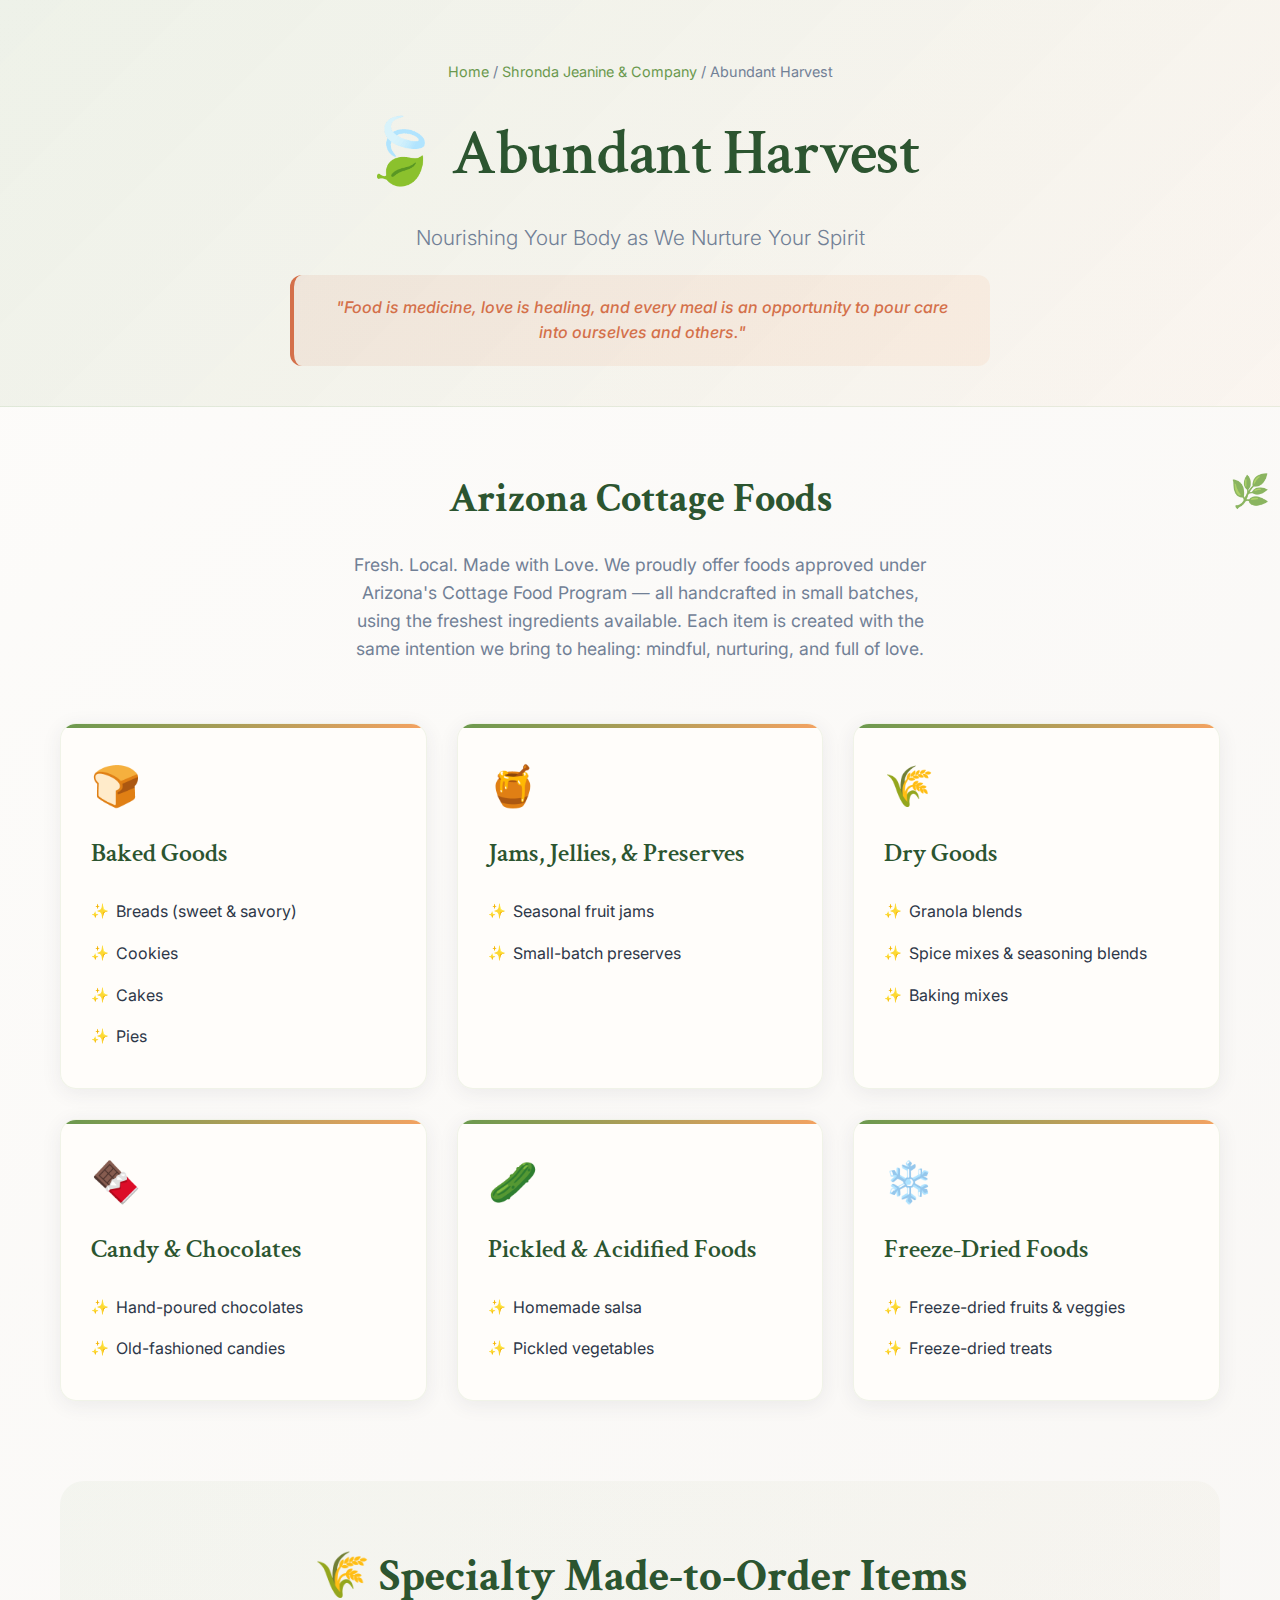
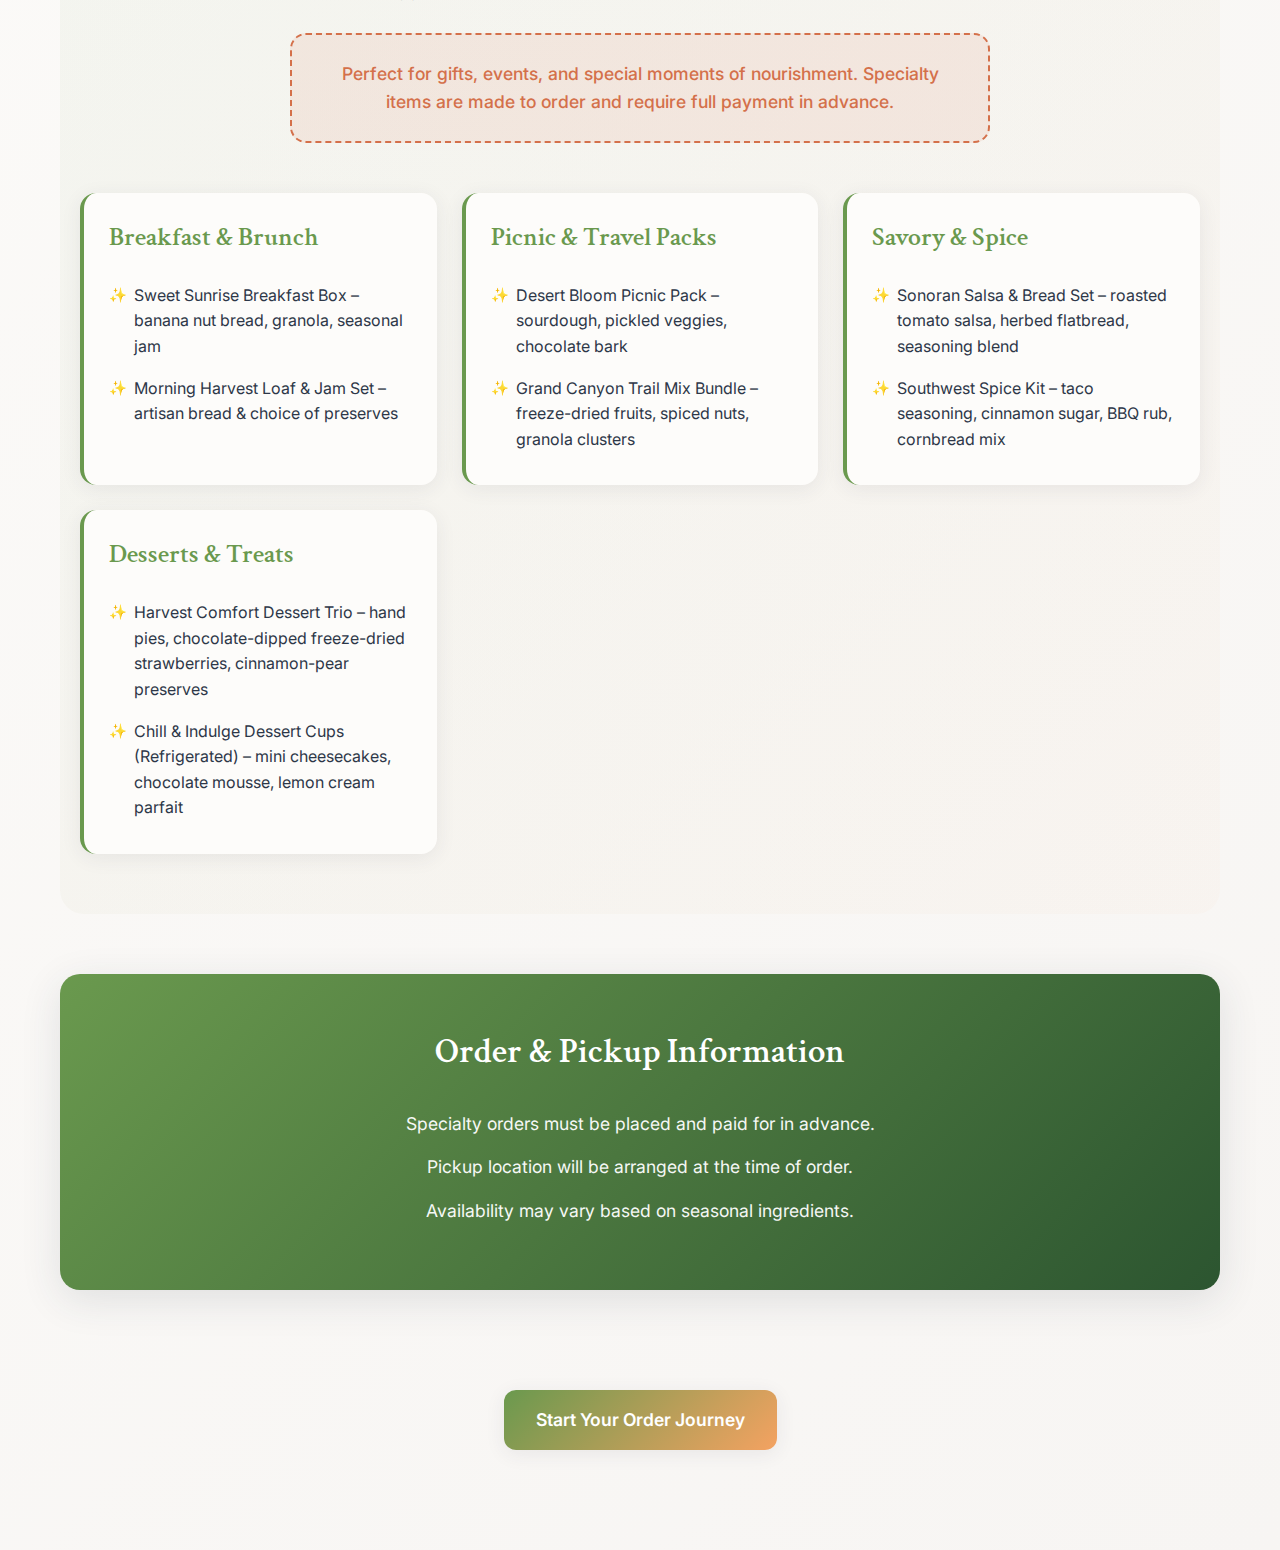
<file: abundant-harvest.html>
<!DOCTYPE html>
<html lang="en">
<head>
    <meta charset="UTF-8">
    <meta name="viewport" content="width=device-width, initial-scale=1.0">
    <meta name="description" content="Shronda Jeanine & Company - Healing, growth, plants, and nourishing cottage foods made with love in Arizona">
    <title>Abundant Harvest | Shronda Jeanine & Company</title>
    
    <!-- Fonts that match your existing site -->
    <link rel="preload" href="https://fonts.googleapis.com/css2?family=Inter:wght@300;400;500;600;700&family=Crimson+Text:ital,wght@0,400;0,600;1,400&display=swap" as="style" onload="this.onload=null;this.rel='stylesheet'">
    <noscript><link rel="stylesheet" href="https://fonts.googleapis.com/css2?family=Inter:wght@300;400;500;600;700&family=Crimson+Text:ital,wght@0,400;0,600;1,400&display=swap"></noscript>
    
    <style>
        :root {
            /* Colors that complement your site's healing theme */
            --primary-color: #2c5530; /* Deep forest green */
            --secondary-color: #d4704a; /* Warm earth tone */
            --accent-color: #f4a261; /* Golden accent */
            --healing-color: #6a994e; /* Growth green */
            --text-dark: #2d3748;
            --text-light: #718096;
            --bg-primary: #fdfcfa; /* Warm white */
            --bg-secondary: #f7f5f3; /* Soft cream */
            --card-bg: rgba(255, 253, 250, 0.95);
            --shadow-soft: 0 4px 20px rgba(45, 55, 72, 0.08);
            --shadow-lifted: 0 10px 40px rgba(45, 55, 72, 0.12);
            --border-radius: 16px;
            --transition: all 0.3s cubic-bezier(0.4, 0, 0.2, 1);
        }

        * {
            margin: 0;
            padding: 0;
            box-sizing: border-box;
        }

        body {
            font-family: 'Inter', -apple-system, BlinkMacSystemFont, sans-serif;
            line-height: 1.6;
            color: var(--text-dark);
            background: linear-gradient(135deg, var(--bg-primary) 0%, var(--bg-secondary) 100%);
            min-height: 100vh;
        }

        .page-header {
            text-align: center;
            padding: 60px 20px 40px;
            background: linear-gradient(135deg, rgba(106, 153, 78, 0.1), rgba(244, 162, 97, 0.05));
            border-bottom: 1px solid rgba(106, 153, 78, 0.1);
        }

        .breadcrumb {
            font-size: 0.9rem;
            color: var(--text-light);
            margin-bottom: 20px;
        }

        .breadcrumb a {
            color: var(--healing-color);
            text-decoration: none;
        }

        .breadcrumb a:hover {
            text-decoration: underline;
        }

        .page-title {
            font-family: 'Crimson Text', serif;
            font-size: clamp(2.5rem, 6vw, 4rem);
            font-weight: 600;
            color: var(--primary-color);
            margin-bottom: 16px;
            letter-spacing: -0.02em;
        }

        .page-subtitle {
            font-size: 1.3rem;
            color: var(--text-light);
            max-width: 600px;
            margin: 0 auto 20px;
            font-weight: 300;
        }

        .healing-note {
            background: linear-gradient(135deg, rgba(212, 112, 74, 0.1), rgba(244, 162, 97, 0.1));
            padding: 20px 30px;
            border-radius: 12px;
            border-left: 4px solid var(--secondary-color);
            max-width: 700px;
            margin: 0 auto;
            font-style: italic;
            color: var(--secondary-color);
            font-weight: 500;
        }

        .container {
            max-width: 1200px;
            margin: 0 auto;
            padding: 60px 20px;
        }

        .section-intro {
            text-align: center;
            margin-bottom: 60px;
        }

        .section-title {
            font-family: 'Crimson Text', serif;
            font-size: 2.5rem;
            color: var(--primary-color);
            margin-bottom: 20px;
            position: relative;
        }

        .section-title::after {
            content: '🌿';
            position: absolute;
            right: -50px;
            top: 0;
            font-size: 2rem;
            opacity: 0.7;
        }

        .section-description {
            font-size: 1.1rem;
            color: var(--text-light);
            max-width: 600px;
            margin: 0 auto;
        }

        .products-grid {
            display: grid;
            grid-template-columns: repeat(auto-fit, minmax(300px, 1fr));
            gap: 30px;
            margin-bottom: 80px;
        }

        .product-card {
            background: var(--card-bg);
            padding: 30px;
            border-radius: var(--border-radius);
            box-shadow: var(--shadow-soft);
            transition: var(--transition);
            border: 1px solid rgba(106, 153, 78, 0.1);
            position: relative;
            overflow: hidden;
        }

        .product-card::before {
            content: '';
            position: absolute;
            top: 0;
            left: 0;
            right: 0;
            height: 4px;
            background: linear-gradient(90deg, var(--healing-color), var(--accent-color));
        }

        .product-card:hover {
            transform: translateY(-8px);
            box-shadow: var(--shadow-lifted);
        }

        .card-icon {
            font-size: 2.5rem;
            margin-bottom: 16px;
            display: block;
        }

        .card-title {
            font-family: 'Crimson Text', serif;
            font-size: 1.6rem;
            color: var(--primary-color);
            margin-bottom: 16px;
            font-weight: 600;
        }

        .card-list {
            list-style: none;
        }

        .card-list li {
            padding: 8px 0;
            padding-left: 25px;
            position: relative;
            color: var(--text-dark);
            transition: var(--transition);
        }

        .card-list li::before {
            content: '✨';
            position: absolute;
            left: 0;
            font-size: 0.9rem;
        }

        .card-list li:hover {
            color: var(--healing-color);
            transform: translateX(4px);
        }

        .specialty-section {
            background: linear-gradient(135deg, rgba(106, 153, 78, 0.05), rgba(244, 162, 97, 0.03));
            padding: 60px 20px;
            border-radius: 24px;
            margin: 60px auto;
            max-width: 1200px;
        }

        .specialty-header {
            text-align: center;
            margin-bottom: 50px;
        }

        .specialty-title {
            font-family: 'Crimson Text', serif;
            font-size: 2.8rem;
            color: var(--primary-color);
            margin-bottom: 20px;
        }

        .specialty-intro {
            background: rgba(212, 112, 74, 0.1);
            padding: 25px;
            border-radius: 16px;
            border: 2px dashed var(--secondary-color);
            max-width: 700px;
            margin: 0 auto;
        }

        .specialty-intro p {
            color: var(--secondary-color);
            font-weight: 500;
            font-size: 1.1rem;
        }

        .specialty-grid {
            display: grid;
            grid-template-columns: repeat(auto-fit, minmax(280px, 1fr));
            gap: 25px;
        }

        .specialty-card {
            background: var(--bg-primary);
            padding: 25px;
            border-radius: var(--border-radius);
            box-shadow: var(--shadow-soft);
            border-left: 4px solid var(--healing-color);
            transition: var(--transition);
        }

        .specialty-card:hover {
            transform: translateY(-6px);
            box-shadow: var(--shadow-lifted);
        }

        .specialty-card .card-title {
            color: var(--healing-color);
        }

        .info-section {
            background: linear-gradient(135deg, var(--healing-color), var(--primary-color));
            color: white;
            padding: 50px;
            border-radius: 20px;
            text-align: center;
            margin-top: 60px;
            box-shadow: var(--shadow-lifted);
        }

        .info-section h2 {
            font-family: 'Crimson Text', serif;
            font-size: 2.2rem;
            margin-bottom: 30px;
            font-weight: 600;
        }

        .info-section p {
            font-size: 1.1rem;
            margin-bottom: 15px;
            opacity: 0.95;
        }

        .cta-section {
            text-align: center;
            margin-top: 60px;
            padding: 40px 20px;
        }

        .cta-button {
            display: inline-block;
            background: linear-gradient(135deg, var(--healing-color), var(--accent-color));
            color: white;
            padding: 16px 32px;
            border-radius: 12px;
            text-decoration: none;
            font-weight: 600;
            font-size: 1.1rem;
            transition: var(--transition);
            box-shadow: var(--shadow-soft);
        }

        .cta-button:hover {
            transform: translateY(-2px);
            box-shadow: var(--shadow-lifted);
        }

        /* Mobile Responsiveness */
        @media (max-width: 768px) {
            .page-header {
                padding: 40px 20px 30px;
            }
            
            .container {
                padding: 40px 16px;
            }
            
            .products-grid, .specialty-grid {
                grid-template-columns: 1fr;
                gap: 20px;
            }
            
            .specialty-section {
                padding: 40px 16px;
            }
            
            .info-section {
                padding: 30px 20px;
            }
            
            .section-title::after {
                display: none;
            }
        }

        /* Accessibility */
        @media (prefers-reduced-motion: reduce) {
            *, *::before, *::after {
                animation-duration: 0.01ms !important;
                animation-iteration-count: 1 !important;
                transition-duration: 0.01ms !important;
            }
        }

        /* Focus styles */
        .product-card:focus-within,
        .specialty-card:focus-within {
            outline: 2px solid var(--healing-color);
            outline-offset: 4px;
        }
    </style>
</head>
<body>
    <!-- Page Header -->
    <header class="page-header">
        <nav class="breadcrumb">
            <a href="/">Home</a> / <a href="/">Shronda Jeanine & Company</a> / Abundant Harvest
        </nav>
        
        <h1 class="page-title">🍃 Abundant Harvest</h1>
        <p class="page-subtitle">Nourishing Your Body as We Nurture Your Spirit</p>
        
        <div class="healing-note">
            "Food is medicine, love is healing, and every meal is an opportunity to pour care into ourselves and others."
        </div>
    </header>

    <!-- Main Content -->
    <main class="container">
        <section class="section-intro">
            <h2 class="section-title">Arizona Cottage Foods</h2>
            <p class="section-description">
                Fresh. Local. Made with Love. We proudly offer foods approved under Arizona's Cottage Food Program — all handcrafted in small batches, using the freshest ingredients available. Each item is created with the same intention we bring to healing: mindful, nurturing, and full of love.
            </p>
        </section>

        <!-- Current Products -->
        <div class="products-grid">
            <article class="product-card">
                <span class="card-icon">🍞</span>
                <h3 class="card-title">Baked Goods</h3>
                <ul class="card-list">
                    <li>Breads (sweet & savory)</li>
                    <li>Cookies</li>
                    <li>Cakes</li>
                    <li>Pies</li>
                </ul>
            </article>
            
            <article class="product-card">
                <span class="card-icon">🍯</span>
                <h3 class="card-title">Jams, Jellies, & Preserves</h3>
                <ul class="card-list">
                    <li>Seasonal fruit jams</li>
                    <li>Small-batch preserves</li>
                </ul>
            </article>
            
            <article class="product-card">
                <span class="card-icon">🌾</span>
                <h3 class="card-title">Dry Goods</h3>
                <ul class="card-list">
                    <li>Granola blends</li>
                    <li>Spice mixes & seasoning blends</li>
                    <li>Baking mixes</li>
                </ul>
            </article>
            
            <article class="product-card">
                <span class="card-icon">🍫</span>
                <h3 class="card-title">Candy & Chocolates</h3>
                <ul class="card-list">
                    <li>Hand-poured chocolates</li>
                    <li>Old-fashioned candies</li>
                </ul>
            </article>
            
            <article class="product-card">
                <span class="card-icon">🥒</span>
                <h3 class="card-title">Pickled & Acidified Foods</h3>
                <ul class="card-list">
                    <li>Homemade salsa</li>
                    <li>Pickled vegetables</li>
                </ul>
            </article>
            
            <article class="product-card">
                <span class="card-icon">❄️</span>
                <h3 class="card-title">Freeze-Dried Foods</h3>
                <ul class="card-list">
                    <li>Freeze-dried fruits & veggies</li>
                    <li>Freeze-dried treats</li>
                </ul>
            </article>
        </div>

        <!-- Specialty Section -->
        <section class="specialty-section">
            <div class="specialty-header">
                <h2 class="specialty-title">🌾 Specialty Made-to-Order Items</h2>
                <div class="specialty-intro">
                    <p>Perfect for gifts, events, and special moments of nourishment. Specialty items are made to order and require full payment in advance.</p>
                </div>
            </div>

            <div class="specialty-grid">
                <article class="specialty-card">
                    <h3 class="card-title">Breakfast & Brunch</h3>
                    <ul class="card-list">
                        <li>Sweet Sunrise Breakfast Box – banana nut bread, granola, seasonal jam</li>
                        <li>Morning Harvest Loaf & Jam Set – artisan bread & choice of preserves</li>
                    </ul>
                </article>
                
                <article class="specialty-card">
                    <h3 class="card-title">Picnic & Travel Packs</h3>
                    <ul class="card-list">
                        <li>Desert Bloom Picnic Pack – sourdough, pickled veggies, chocolate bark</li>
                        <li>Grand Canyon Trail Mix Bundle – freeze-dried fruits, spiced nuts, granola clusters</li>
                    </ul>
                </article>
                
                <article class="specialty-card">
                    <h3 class="card-title">Savory & Spice</h3>
                    <ul class="card-list">
                        <li>Sonoran Salsa & Bread Set – roasted tomato salsa, herbed flatbread, seasoning blend</li>
                        <li>Southwest Spice Kit – taco seasoning, cinnamon sugar, BBQ rub, cornbread mix</li>
                    </ul>
                </article>
                
                <article class="specialty-card">
                    <h3 class="card-title">Desserts & Treats</h3>
                    <ul class="card-list">
                        <li>Harvest Comfort Dessert Trio – hand pies, chocolate-dipped freeze-dried strawberries, cinnamon-pear preserves</li>
                        <li>Chill & Indulge Dessert Cups (Refrigerated) – mini cheesecakes, chocolate mousse, lemon cream parfait</li>
                    </ul>
                </article>
            </div>
        </section>

        <!-- Order Information -->
        <section class="info-section">
            <h2>Order & Pickup Information</h2>
            <p>Specialty orders must be placed and paid for in advance.</p>
            <p>Pickup location will be arranged at the time of order.</p>
            <p>Availability may vary based on seasonal ingredients.</p>
        </section>

        <!-- Call to Action -->
        <section class="cta-section">
            <a href="#contact" class="cta-button">Start Your Order Journey</a>
        </section>
    </main>
</body>
</html>
</file>
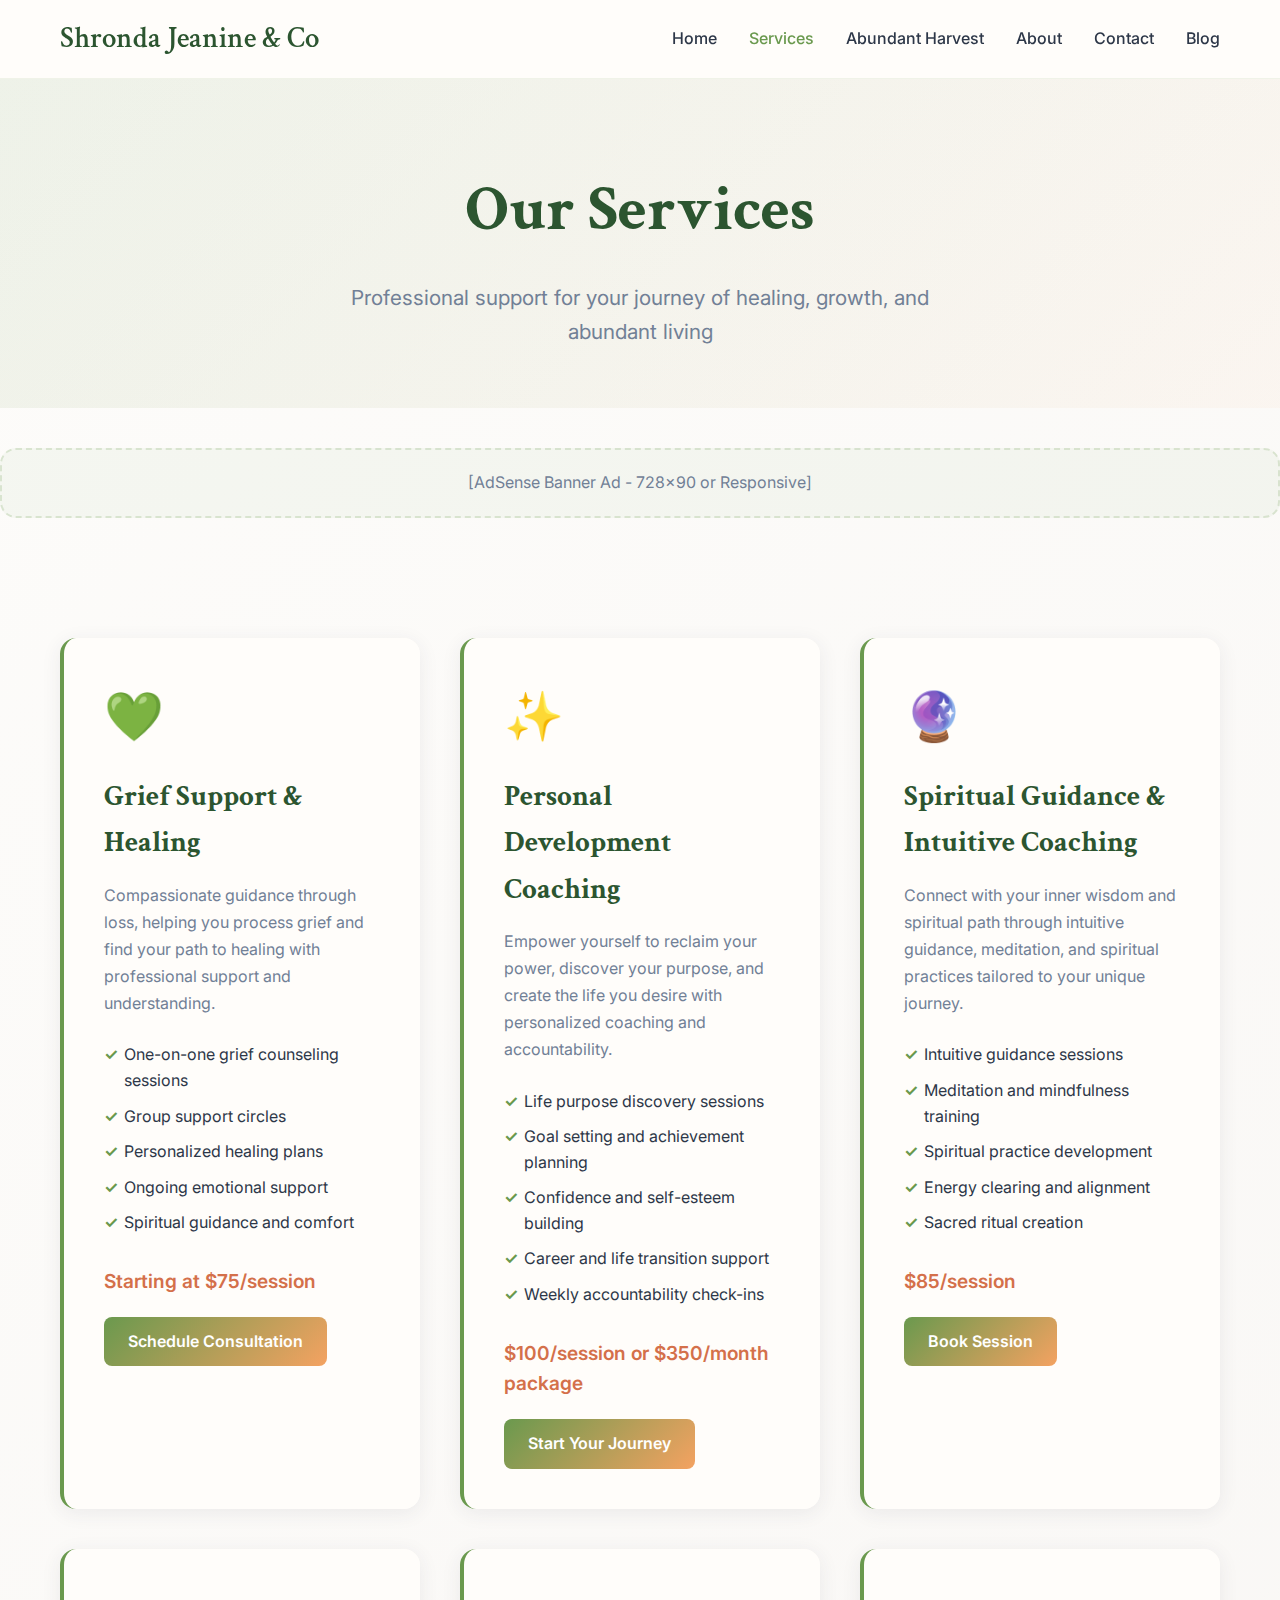
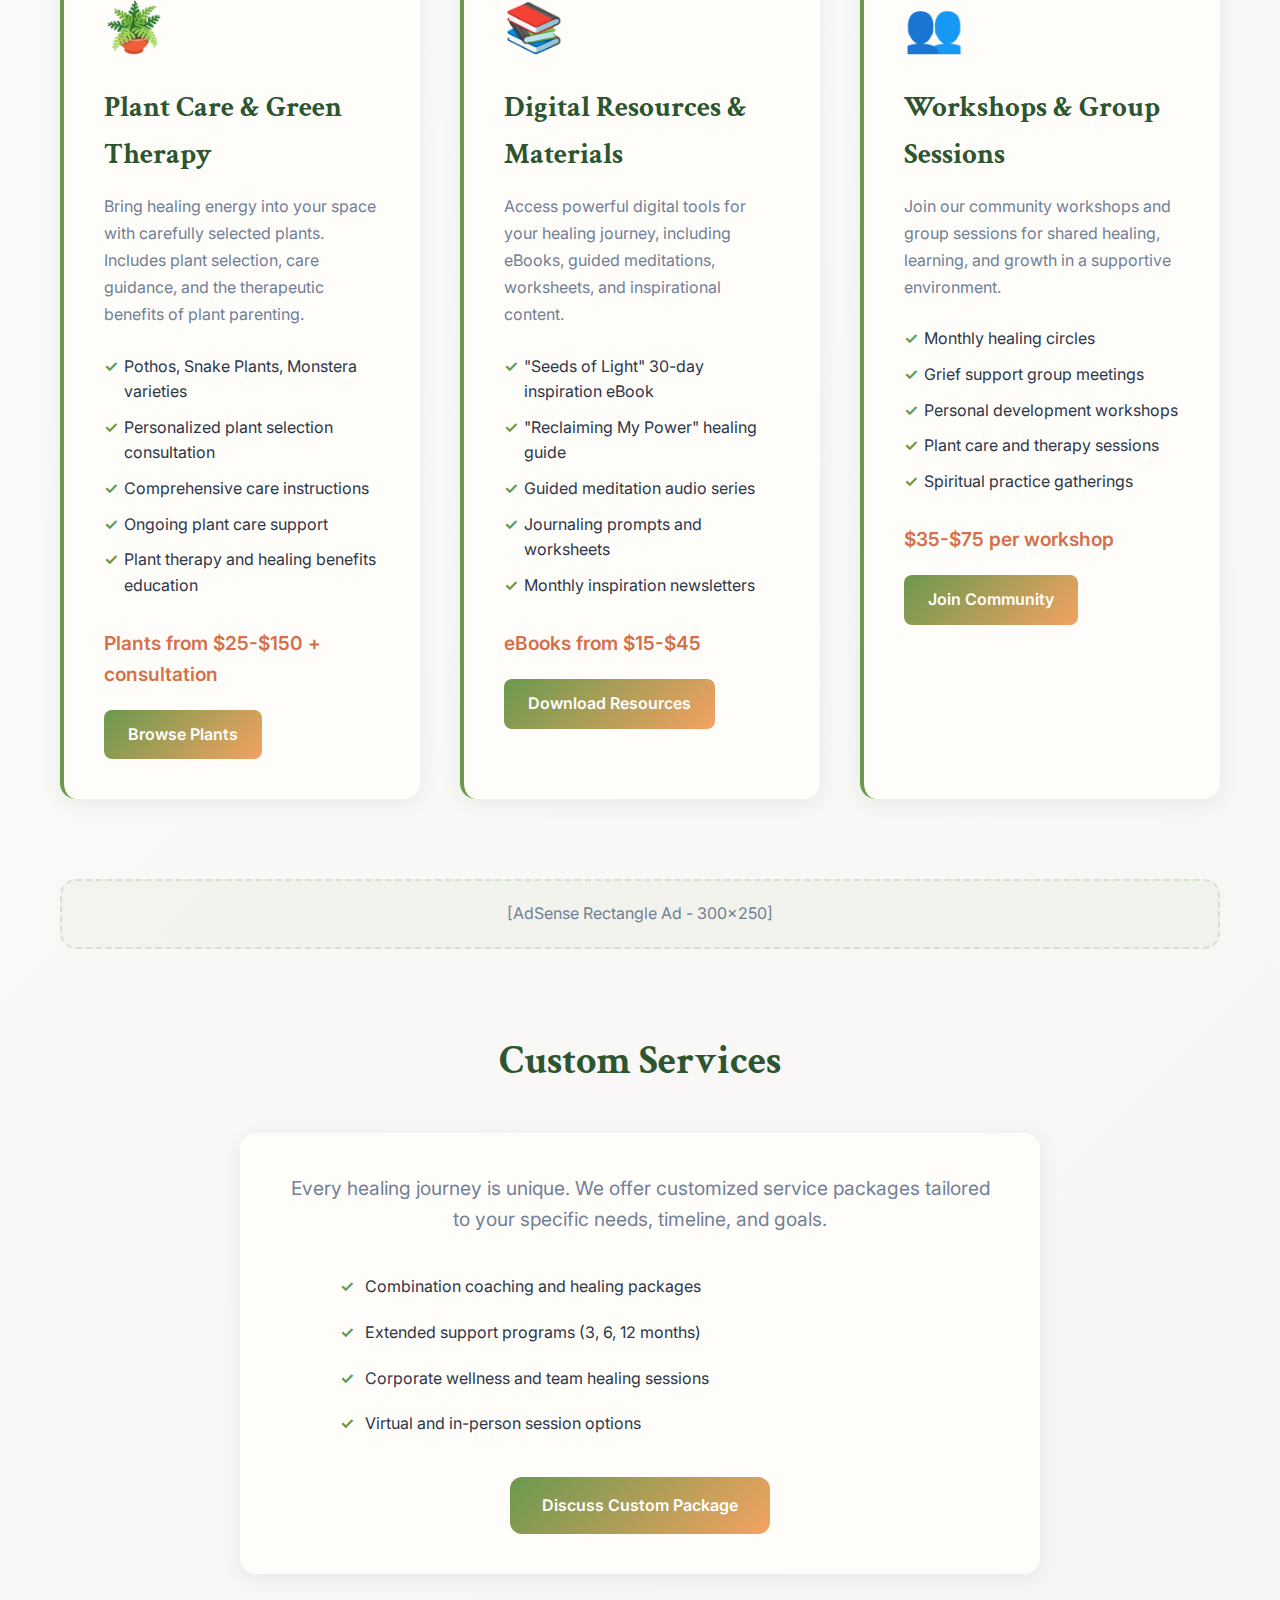
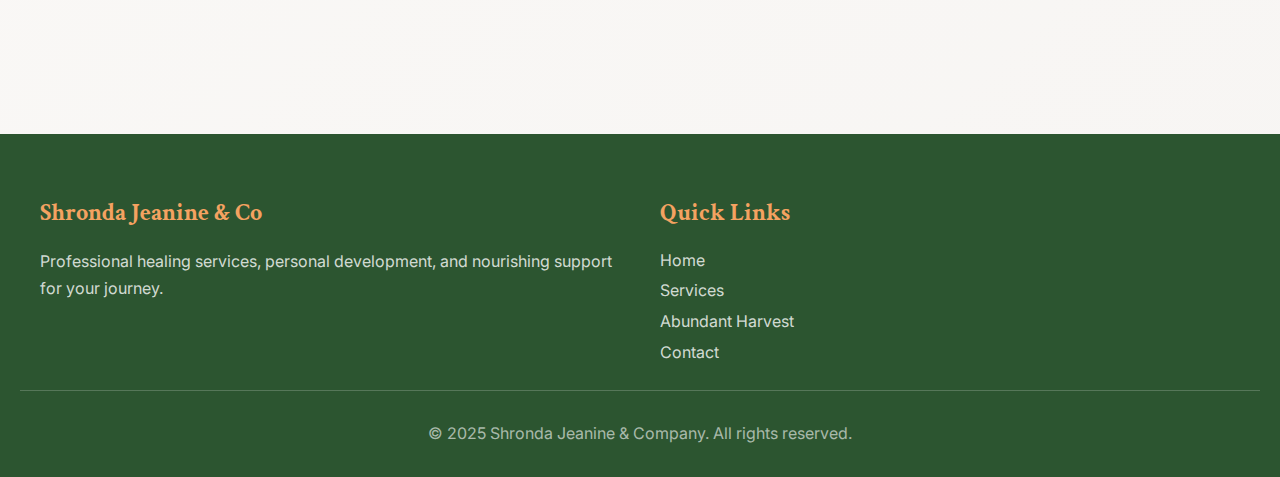
<file: services.html>
<!DOCTYPE html>
<html lang="en">
<head>
    <meta charset="UTF-8">
    <meta name="viewport" content="width=device-width, initial-scale=1.0">
    <meta name="description" content="Professional healing services, grief support, personal development coaching, plant care, and digital resources in Arizona. Empowering your journey of growth and renewal.">
    <meta name="keywords" content="grief counseling Arizona, personal development coaching, healing services, plant therapy, spiritual guidance, life coaching">
    <title>Services - Healing, Coaching & Plant Care | Shronda Jeanine & Company</title>
    
    <!-- Same CSS and structure as main page -->
    <link href="https://fonts.googleapis.com/css2?family=Inter:wght@300;400;500;600;700&family=Crimson+Text:ital,wght@0,400;0,600;1,400&display=swap" rel="stylesheet">
    
    <style>
        /* Include all the CSS from the main page */
        :root {
            --primary-color: #2c5530;
            --secondary-color: #d4704a;
            --accent-color: #f4a261;
            --healing-color: #6a994e;
            --text-dark: #2d3748;
            --text-light: #718096;
            --bg-primary: #fdfcfa;
            --bg-secondary: #f7f5f3;
            --card-bg: rgba(255, 253, 250, 0.95);
            --shadow-soft: 0 4px 20px rgba(45, 55, 72, 0.08);
            --shadow-lifted: 0 10px 40px rgba(45, 55, 72, 0.12);
            --border-radius: 16px;
            --transition: all 0.3s cubic-bezier(0.4, 0, 0.2, 1);
        }

        * { margin: 0; padding: 0; box-sizing: border-box; }

        body {
            font-family: 'Inter', sans-serif;
            line-height: 1.6;
            color: var(--text-dark);
            background: linear-gradient(135deg, var(--bg-primary) 0%, var(--bg-secondary) 100%);
        }

        /* Navigation - Same as main page */
        .navbar {
            background: rgba(255, 253, 250, 0.95);
            backdrop-filter: blur(10px);
            padding: 1rem 0;
            position: sticky;
            top: 0;
            z-index: 1000;
            border-bottom: 1px solid rgba(106, 153, 78, 0.1);
        }

        .nav-container {
            max-width: 1200px;
            margin: 0 auto;
            display: flex;
            justify-content: space-between;
            align-items: center;
            padding: 0 20px;
        }

        .logo {
            font-family: 'Crimson Text', serif;
            font-size: 1.8rem;
            font-weight: 600;
            color: var(--primary-color);
            text-decoration: none;
        }

        .nav-menu {
            display: flex;
            list-style: none;
            gap: 2rem;
        }

        .nav-menu a {
            color: var(--text-dark);
            text-decoration: none;
            font-weight: 500;
            transition: var(--transition);
        }

        .nav-menu a:hover, .nav-menu a.active {
            color: var(--healing-color);
        }

        /* Page Header */
        .page-header {
            background: linear-gradient(135deg, rgba(106, 153, 78, 0.1), rgba(244, 162, 97, 0.05));
            padding: 80px 20px 60px;
            text-align: center;
        }

        .page-title {
            font-family: 'Crimson Text', serif;
            font-size: clamp(2.5rem, 5vw, 4rem);
            color: var(--primary-color);
            margin-bottom: 20px;
        }

        .page-subtitle {
            font-size: 1.3rem;
            color: var(--text-light);
            max-width: 600px;
            margin: 0 auto;
        }

        /* Services Grid */
        .container {
            max-width: 1200px;
            margin: 0 auto;
            padding: 80px 20px;
        }

        .services-grid {
            display: grid;
            grid-template-columns: repeat(auto-fit, minmax(350px, 1fr));
            gap: 40px;
            margin-bottom: 80px;
        }

        .service-card {
            background: var(--card-bg);
            padding: 40px;
            border-radius: var(--border-radius);
            box-shadow: var(--shadow-soft);
            transition: var(--transition);
            border-left: 4px solid var(--healing-color);
        }

        .service-card:hover {
            transform: translateY(-8px);
            box-shadow: var(--shadow-lifted);
        }

        .service-icon {
            font-size: 3rem;
            margin-bottom: 20px;
            display: block;
        }

        .service-card h3 {
            font-family: 'Crimson Text', serif;
            font-size: 1.8rem;
            color: var(--primary-color);
            margin-bottom: 15px;
        }

        .service-card p {
            color: var(--text-light);
            margin-bottom: 20px;
            line-height: 1.7;
        }

        .service-features {
            list-style: none;
            margin-bottom: 25px;
        }

        .service-features li {
            padding: 5px 0;
            padding-left: 20px;
            position: relative;
            color: var(--text-dark);
        }

        .service-features li::before {
            content: '✓';
            position: absolute;
            left: 0;
            color: var(--healing-color);
            font-weight: bold;
        }

        .service-price {
            font-size: 1.2rem;
            font-weight: 600;
            color: var(--secondary-color);
            margin-bottom: 20px;
        }

        .service-cta {
            background: linear-gradient(135deg, var(--healing-color), var(--accent-color));
            color: white;
            padding: 12px 24px;
            border-radius: 8px;
            text-decoration: none;
            font-weight: 600;
            transition: var(--transition);
            display: inline-block;
        }

        .service-cta:hover {
            transform: translateY(-2px);
            box-shadow: var(--shadow-soft);
        }

        .ad-banner {
            background: rgba(106, 153, 78, 0.05);
            border: 2px dashed rgba(106, 153, 78, 0.2);
            padding: 20px;
            text-align: center;
            margin: 40px 0;
            border-radius: var(--border-radius);
            color: var(--text-light);
        }

        /* Footer - Same as main */
        .footer {
            background: var(--primary-color);
            color: white;
            padding: 60px 20px 30px;
            margin-top: 80px;
        }

        .footer-content {
            max-width: 1200px;
            margin: 0 auto;
            display: grid;
            grid-template-columns: repeat(auto-fit, minmax(250px, 1fr));
            gap: 40px;
        }

        @media (max-width: 768px) {
            .services-grid {
                grid-template-columns: 1fr;
                gap: 30px;
            }
            .container {
                padding: 60px 20px;
            }
        }
    </style>
</head>
<body>
    <!-- Navigation -->
    <nav class="navbar">
        <div class="nav-container">
            <a href="/" class="logo">Shronda Jeanine & Co</a>
            <ul class="nav-menu">
                <li><a href="/">Home</a></li>
                <li><a href="/services.html" class="active">Services</a></li>
                <li><a href="/abundant-harvest.html">Abundant Harvest</a></li>
                <li><a href="/about.html">About</a></li>
                <li><a href="/contact.html">Contact</a></li>
                <li><a href="/blog.html">Blog</a></li>
            </ul>
        </div>
    </nav>

    <!-- Page Header -->
    <header class="page-header">
        <h1 class="page-title">Our Services</h1>
        <p class="page-subtitle">Professional support for your journey of healing, growth, and abundant living</p>
    </header>

    <!-- AdSense Banner -->
    <div class="ad-banner">
        [AdSense Banner Ad - 728x90 or Responsive]
    </div>

    <!-- Main Content -->
    <main class="container">
        <div class="services-grid">
            <!-- Grief Support & Healing -->
            <article class="service-card">
                <span class="service-icon">💚</span>
                <h3>Grief Support & Healing</h3>
                <p>Compassionate guidance through loss, helping you process grief and find your path to healing with professional support and understanding.</p>
                <ul class="service-features">
                    <li>One-on-one grief counseling sessions</li>
                    <li>Group support circles</li>
                    <li>Personalized healing plans</li>
                    <li>Ongoing emotional support</li>
                    <li>Spiritual guidance and comfort</li>
                </ul>
                <div class="service-price">Starting at $75/session</div>
                <a href="/contact.html" class="service-cta">Schedule Consultation</a>
            </article>

            <!-- Personal Development Coaching -->
            <article class="service-card">
                <span class="service-icon">✨</span>
                <h3>Personal Development Coaching</h3>
                <p>Empower yourself to reclaim your power, discover your purpose, and create the life you desire with personalized coaching and accountability.</p>
                <ul class="service-features">
                    <li>Life purpose discovery sessions</li>
                    <li>Goal setting and achievement planning</li>
                    <li>Confidence and self-esteem building</li>
                    <li>Career and life transition support</li>
                    <li>Weekly accountability check-ins</li>
                </ul>
                <div class="service-price">$100/session or $350/month package</div>
                <a href="/contact.html" class="service-cta">Start Your Journey</a>
            </article>

            <!-- Spiritual Guidance -->
            <article class="service-card">
                <span class="service-icon">🔮</span>
                <h3>Spiritual Guidance & Intuitive Coaching</h3>
                <p>Connect with your inner wisdom and spiritual path through intuitive guidance, meditation, and spiritual practices tailored to your unique journey.</p>
                <ul class="service-features">
                    <li>Intuitive guidance sessions</li>
                    <li>Meditation and mindfulness training</li>
                    <li>Spiritual practice development</li>
                    <li>Energy clearing and alignment</li>
                    <li>Sacred ritual creation</li>
                </ul>
                <div class="service-price">$85/session</div>
                <a href="/contact.html" class="service-cta">Book Session</a>
            </article>

            <!-- Plant Care & Therapy -->
            <article class="service-card" id="plants">
                <span class="service-icon">🪴</span>
                <h3>Plant Care & Green Therapy</h3>
                <p>Bring healing energy into your space with carefully selected plants. Includes plant selection, care guidance, and the therapeutic benefits of plant parenting.</p>
                <ul class="service-features">
                    <li>Pothos, Snake Plants, Monstera varieties</li>
                    <li>Personalized plant selection consultation</li>
                    <li>Comprehensive care instructions</li>
                    <li>Ongoing plant care support</li>
                    <li>Plant therapy and healing benefits education</li>
                </ul>
                <div class="service-price">Plants from $25-$150 + consultation</div>
                <a href="/contact.html" class="service-cta">Browse Plants</a>
            </article>

            <!-- Digital Resources -->
            <article class="service-card" id="ebook">
                <span class="service-icon">📚</span>
                <h3>Digital Resources & Materials</h3>
                <p>Access powerful digital tools for your healing journey, including eBooks, guided meditations, worksheets, and inspirational content.</p>
                <ul class="service-features">
                    <li>"Seeds of Light" 30-day inspiration eBook</li>
                    <li>"Reclaiming My Power" healing guide</li>
                    <li>Guided meditation audio series</li>
                    <li>Journaling prompts and worksheets</li>
                    <li>Monthly inspiration newsletters</li>
                </ul>
                <div class="service-price">eBooks from $15-$45</div>
                <a href="/contact.html" class="service-cta">Download Resources</a>
            </article>

            <!-- Workshop & Group Sessions -->
            <article class="service-card">
                <span class="service-icon">👥</span>
                <h3>Workshops & Group Sessions</h3>
                <p>Join our community workshops and group sessions for shared healing, learning, and growth in a supportive environment.</p>
                <ul class="service-features">
                    <li>Monthly healing circles</li>
                    <li>Grief support group meetings</li>
                    <li>Personal development workshops</li>
                    <li>Plant care and therapy sessions</li>
                    <li>Spiritual practice gatherings</li>
                </ul>
                <div class="service-price">$35-$75 per workshop</div>
                <a href="/contact.html" class="service-cta">Join Community</a>
            </article>
        </div>

        <!-- AdSense Rectangle Ad -->
        <div class="ad-banner">
            [AdSense Rectangle Ad - 300x250]
        </div>

        <!-- Additional Services Section -->
        <section style="margin-top: 80px; text-align: center;">
            <h2 style="font-family: 'Crimson Text', serif; font-size: 2.5rem; color: var(--primary-color); margin-bottom: 40px;">Custom Services</h2>
            <div style="background: var(--card-bg); padding: 40px; border-radius: var(--border-radius); box-shadow: var(--shadow-soft); max-width: 800px; margin: 0 auto;">
                <p style="font-size: 1.2rem; color: var(--text-light); margin-bottom: 30px;">
                    Every healing journey is unique. We offer customized service packages tailored to your specific needs, timeline, and goals.
                </p>
                <ul style="list-style: none; margin: 30px 0; text-align: left; max-width: 600px; margin: 30px auto;">
                    <li style="padding: 10px 0; padding-left: 25px; position: relative; color: var(--text-dark);">
                        <span style="position: absolute; left: 0; color: var(--healing-color); font-weight: bold;">✓</span>
                        Combination coaching and healing packages
                    </li>
                    <li style="padding: 10px 0; padding-left: 25px; position: relative; color: var(--text-dark);">
                        <span style="position: absolute; left: 0; color: var(--healing-color); font-weight: bold;">✓</span>
                        Extended support programs (3, 6, 12 months)
                    </li>
                    <li style="padding: 10px 0; padding-left: 25px; position: relative; color: var(--text-dark);">
                        <span style="position: absolute; left: 0; color: var(--healing-color); font-weight: bold;">✓</span>
                        Corporate wellness and team healing sessions
                    </li>
                    <li style="padding: 10px 0; padding-left: 25px; position: relative; color: var(--text-dark);">
                        <span style="position: absolute; left: 0; color: var(--healing-color); font-weight: bold;">✓</span>
                        Virtual and in-person session options
                    </li>
                </ul>
                <a href="/contact.html" style="background: linear-gradient(135deg, var(--healing-color), var(--accent-color)); color: white; padding: 16px 32px; border-radius: 12px; text-decoration: none; font-weight: 600; display: inline-block; transition: var(--transition);">
                    Discuss Custom Package
                </a>
            </div>
        </section>
    </main>

    <!-- Footer -->
    <footer class="footer">
        <div class="footer-content">
            <div style="margin-bottom: 20px;">
                <h3 style="font-family: 'Crimson Text', serif; font-size: 1.5rem; margin-bottom: 15px; color: var(--accent-color);">Shronda Jeanine & Co</h3>
                <p style="color: rgba(255, 255, 255, 0.8); line-height: 1.7;">Professional healing services, personal development, and nourishing support for your journey.</p>
            </div>
            
            <div style="margin-bottom: 20px;">
                <h3 style="font-family: 'Crimson Text', serif; font-size: 1.5rem; margin-bottom: 15px; color: var(--accent-color);">Quick Links</h3>
                <a href="/" style="color: rgba(255, 255, 255, 0.8); text-decoration: none; display: block; margin: 5px 0;">Home</a>
                <a href="/services.html" style="color: rgba(255, 255, 255, 0.8); text-decoration: none; display: block; margin: 5px 0;">Services</a>
                <a href="/abundant-harvest.html" style="color: rgba(255, 255, 255, 0.8); text-decoration: none; display: block; margin: 5px 0;">Abundant Harvest</a>
                <a href="/contact.html" style="color: rgba(255, 255, 255, 0.8); text-decoration: none; display: block; margin: 5px 0;">Contact</a>
            </div>
        </div>
        
        <div style="text-align: center; padding-top: 30px; border-top: 1px solid rgba(255, 255, 255, 0.2); color: rgba(255, 255, 255, 0.6);">
            <p>&copy; 2025 Shronda Jeanine & Company. All rights reserved.</p>
        </div>
    </footer>
</body>
</html>
</file>
